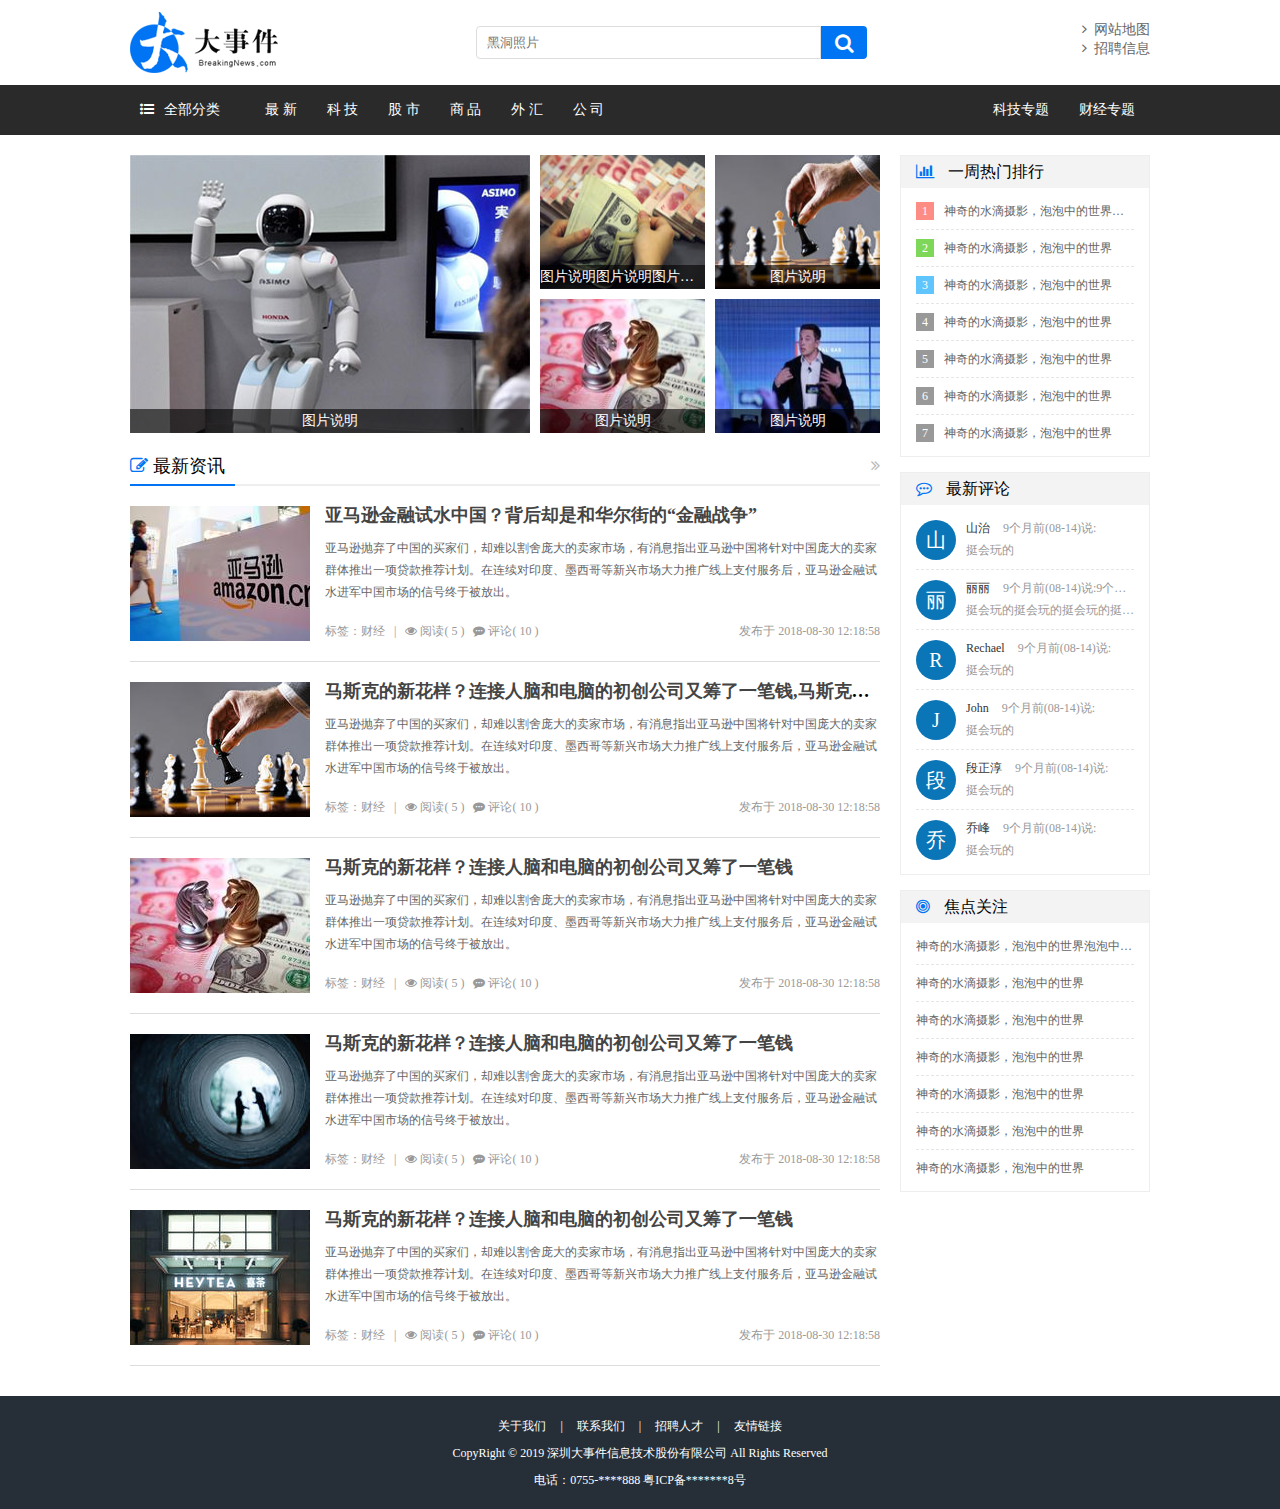
<file: index.html>
<!DOCTYPE html>
<html lang="en">

<head>
    <meta charset="UTF-8">
    <meta name="viewport" content="width=device-width, initial-scale=1.0">
    <meta http-equiv="X-UA-Compatible" content="ie=edge">
    <title>大事件-首页</title>
    <link rel="stylesheet" href="css/reset.css">
    <link rel="stylesheet" href="css/font-awesome.min.css">
    <link rel="stylesheet" href="css/main.css">
</head>

<body>
    <div class="header">
        <a href="#" class="logo fl"><img src="images/logo.png" alt="logo"></a>
        <div class="search_form fl">
            <input type="text" class="search_txt" placeholder="黑洞照片">
            <button class="search_btn"><i class="fa fa-search"></i></button>
        </div>
        <div class="link_info fr">
            <a href="#"><i class="fa fa-angle-right"></i>&nbsp;&nbsp;网站地图</a><br>
            <a href="#"><i class="fa fa-angle-right"></i>&nbsp;&nbsp;招聘信息</a>
        </div>
    </div>

    <div class="menu_con">
        <div class="menu">
            <div class="menu_collapse fl">
                <a href="javascript:;" class="level_one"><i class="fa fa-list-ul"></i>全部分类</a>
                <ul class="level_two">
                    <li class="up"></li>
                    <li><a href="./list.html">最 新</a></li>
                    <li><a href="./list.html">科 技</a></li>
                    <li><a href="./list.html">股 市</a></li>
                    <li><a href="./list.html">商 品</a></li>
                    <li><a href="./list.html">外 汇</a></li>
                    <li><a href="./list.html">公 司</a></li>
                </ul>
            </div>
            <ul class="left_menu fl">
                <li><a href="#">最 新</a></li>
                <li><a href="#">科 技</a></li>
                <li><a href="#">股 市</a></li>
                <li><a href="#">商 品</a></li>
                <li><a href="#">外 汇</a></li>
                <li><a href="#">公 司</a></li>
            </ul>
            <ul class="right_menu fr">
                <li><a href="#">科技专题</a></li>
                <li><a href="#">财经专题</a></li>
            </ul>
        </div>
    </div>

    <div class="main_con clearfix">
        <div class="left_con">
            <ul class="focus_list">
                <li class="first">
                    <a href="#"><img src="images/pic01.jpg" alt=""></a>
                    <p>图片说明</p>
                </li>
                <li>
                    <a href="#"><img src="images/pic02.jpg" alt=""></a>
                    <p>图片说明图片说明图片说明图片说明图片说明图片说明图片说明图片说明图片说明</p>
                </li>
                <li>
                    <a href="#"><img src="images/pic03.jpg" alt=""></a>
                    <p>图片说明</p>
                </li>
                <li>
                    <a href="#"><img src="images/pic05.jpg" alt=""></a>
                    <p>图片说明</p>
                </li>
                <li>
                    <a href="#"><img src="images/pic06.jpg" alt=""></a>
                    <p>图片说明</p>
                </li>
            </ul>

            <div class="common_title">
                <h3><i class="fa fa-edit"></i> 最新资讯</h3>
                <a href="#" class="more"><i class="fa fa-angle-double-right"></i></a>
            </div>

            <div class="common_news">
                <div class="common_news_list">
                    <a href="#" class="list_pic"><img src="images/pic09.jpg" alt=""></a>
                    <h4><a href="#">亚马逊金融试水中国？背后却是和华尔街的“金融战争” </a></h4>
                    <p>亚马逊抛弃了中国的买家们，却难以割舍庞大的卖家市场，有消息指出亚马逊中国将针对中国庞大的卖家群体推出一项贷款推荐计划。在连续对印度、墨西哥等新兴市场大力推广线上支付服务后，亚马逊金融试水进军中国市场的信号终于被放出。
                    </p>
                    <div class="new_info">
                        <span>标签：财经&nbsp;&nbsp;&nbsp;|&nbsp;&nbsp;&nbsp;<i class="fa fa-eye"></i>&nbsp;阅读( 5
                            )&nbsp;&nbsp;&nbsp;<i class="fa fa-commenting"></i>&nbsp;评论( 10 )</span>
                        <b>发布于 2018-08-30 12:18:58</b>
                    </div>
                </div>

                <div class="common_news_list">
                    <a href="#" class="list_pic"><img src="images/pic03.jpg" alt=""></a>
                    <h4><a href="#">马斯克的新花样？连接人脑和电脑的初创公司又筹了一笔钱,马斯克的新花样？连接人脑和电脑的初创公司又筹了一笔钱</a></h4>
                    <p>亚马逊抛弃了中国的买家们，却难以割舍庞大的卖家市场，有消息指出亚马逊中国将针对中国庞大的卖家群体推出一项贷款推荐计划。在连续对印度、墨西哥等新兴市场大力推广线上支付服务后，亚马逊金融试水进军中国市场的信号终于被放出。
                    </p>
                    <div class="new_info">
                        <span>标签：财经&nbsp;&nbsp;&nbsp;|&nbsp;&nbsp;&nbsp;<i class="fa fa-eye"></i>&nbsp;阅读( 5
                            )&nbsp;&nbsp;&nbsp;<i class="fa fa-commenting"></i>&nbsp;评论( 10 )</span>
                        <b>发布于 2018-08-30 12:18:58</b>
                    </div>
                </div>

                <div class="common_news_list">
                    <a href="#" class="list_pic"><img src="images/pic05.jpg" alt=""></a>
                    <h4><a href="#">马斯克的新花样？连接人脑和电脑的初创公司又筹了一笔钱</a></h4>
                    <p>亚马逊抛弃了中国的买家们，却难以割舍庞大的卖家市场，有消息指出亚马逊中国将针对中国庞大的卖家群体推出一项贷款推荐计划。在连续对印度、墨西哥等新兴市场大力推广线上支付服务后，亚马逊金融试水进军中国市场的信号终于被放出。
                    </p>
                    <div class="new_info">
                        <span>标签：财经&nbsp;&nbsp;&nbsp;|&nbsp;&nbsp;&nbsp;<i class="fa fa-eye"></i>&nbsp;阅读( 5
                            )&nbsp;&nbsp;&nbsp;<i class="fa fa-commenting"></i>&nbsp;评论( 10 )</span>
                        <b>发布于 2018-08-30 12:18:58</b>
                    </div>
                </div>

                <div class="common_news_list">
                    <a href="#" class="list_pic"><img src="images/pic07.jpg" alt=""></a>
                    <h4><a href="#">马斯克的新花样？连接人脑和电脑的初创公司又筹了一笔钱</a></h4>
                    <p>亚马逊抛弃了中国的买家们，却难以割舍庞大的卖家市场，有消息指出亚马逊中国将针对中国庞大的卖家群体推出一项贷款推荐计划。在连续对印度、墨西哥等新兴市场大力推广线上支付服务后，亚马逊金融试水进军中国市场的信号终于被放出。
                    </p>
                    <div class="new_info">
                        <span>标签：财经&nbsp;&nbsp;&nbsp;|&nbsp;&nbsp;&nbsp;<i class="fa fa-eye"></i>&nbsp;阅读( 5
                            )&nbsp;&nbsp;&nbsp;<i class="fa fa-commenting"></i>&nbsp;评论( 10 )</span>
                        <b>发布于 2018-08-30 12:18:58</b>
                    </div>
                </div>

                <div class="common_news_list">
                    <a href="#" class="list_pic"><img src="images/pic10.jpg" alt=""></a>
                    <h4><a href="#">马斯克的新花样？连接人脑和电脑的初创公司又筹了一笔钱</a></h4>
                    <p>亚马逊抛弃了中国的买家们，却难以割舍庞大的卖家市场，有消息指出亚马逊中国将针对中国庞大的卖家群体推出一项贷款推荐计划。在连续对印度、墨西哥等新兴市场大力推广线上支付服务后，亚马逊金融试水进军中国市场的信号终于被放出。
                    </p>
                    <div class="new_info">
                        <span>标签：财经&nbsp;&nbsp;&nbsp;|&nbsp;&nbsp;&nbsp;<i class="fa fa-eye"></i>&nbsp;阅读( 5
                            )&nbsp;&nbsp;&nbsp;<i class="fa fa-commenting"></i>&nbsp;评论( 10 )</span>
                        <b>发布于 2018-08-30 12:18:58</b>
                    </div>
                </div>
            </div>

        </div>
        <div class="right_con">
            <div class="common_wrap">
                <h3><i class="fa fa-bar-chart"></i> 一周热门排行</h3>
                <ul class="content_list hotrank_list">
                    <li><span class="first">1</span><a href="#">神奇的水滴摄影，泡泡中的世界泡泡中的世界</a></li>
                    <li><span class="second">2</span><a href="#">神奇的水滴摄影，泡泡中的世界</a></li>
                    <li><span class="third">3</span><a href="#">神奇的水滴摄影，泡泡中的世界</a></li>
                    <li><span>4</span><a href="#">神奇的水滴摄影，泡泡中的世界</a></li>
                    <li><span>5</span><a href="#">神奇的水滴摄影，泡泡中的世界</a></li>
                    <li><span>6</span><a href="#">神奇的水滴摄影，泡泡中的世界</a></li>
                    <li><span>7</span><a href="#">神奇的水滴摄影，泡泡中的世界</a></li>
                </ul>
            </div>
            <div class="common_wrap">
                <h3><i class="fa fa-commenting-o"></i> 最新评论</h3>
                <ul class="content_list comment_list">
                    <li>
                        <span>山</span>
                        <b><em>山治</em> 9个月前(08-14)说:</b>
                        <strong>挺会玩的</strong>
                    </li>
                    <li>
                        <span>丽</span>
                        <b><em>丽丽</em> 9个月前(08-14)说:9个月前(08-14)说:9个月前(08-14)说:</b>
                        <strong>挺会玩的挺会玩的挺会玩的挺会玩的</strong>
                    </li>
                    <li>
                        <span>R</span>
                        <b><em>Rechael</em> 9个月前(08-14)说:</b>
                        <strong>挺会玩的</strong>
                    </li>
                    <li>
                        <span>J</span>
                        <b><em>John</em> 9个月前(08-14)说:</b>
                        <strong>挺会玩的</strong>
                    </li>
                    <li>
                        <span>段</span>
                        <b><em>段正淳</em> 9个月前(08-14)说:</b>
                        <strong>挺会玩的</strong>
                    </li>
                    <li>
                        <span>乔</span>
                        <b><em>乔峰</em> 9个月前(08-14)说:</b>
                        <strong>挺会玩的</strong>
                    </li>
                </ul>
            </div>
            <div class="common_wrap">
                <h3><i class="fa fa-bullseye"></i> 焦点关注</h3>
                <ul class="content_list guanzhu_list">
                    <li><a href="#">神奇的水滴摄影，泡泡中的世界泡泡中的世界</a></li>
                    <li><a href="#">神奇的水滴摄影，泡泡中的世界</a></li>
                    <li><a href="#">神奇的水滴摄影，泡泡中的世界</a></li>
                    <li><a href="#">神奇的水滴摄影，泡泡中的世界</a></li>
                    <li><a href="#">神奇的水滴摄影，泡泡中的世界</a></li>
                    <li><a href="#">神奇的水滴摄影，泡泡中的世界</a></li>
                    <li><a href="#">神奇的水滴摄影，泡泡中的世界</a></li>
                </ul>
            </div>
        </div>
    </div>

    <div class="footer clearfix">
        <div class="foot_link">
            <a href="#">关于我们</a>
            <span>|</span>
            <a href="#">联系我们</a>
            <span>|</span>
            <a href="#">招聘人才</a>
            <span>|</span>
            <a href="#">友情链接</a>
        </div>
        <p>CopyRight © 2019 深圳大事件信息技术股份有限公司 All Rights Reserved</p>
        <p>电话：0755-****888 粤ICP备*******8号</p>
    </div>

    <!-- 导入模板引擎js文件 -->
    <script src="./js/template-web.js"></script>
    <!-- 引入jq文件 -->
    <script src="./js/jquery-1.12.4.min.js"></script>
</body>

</html>
</file>
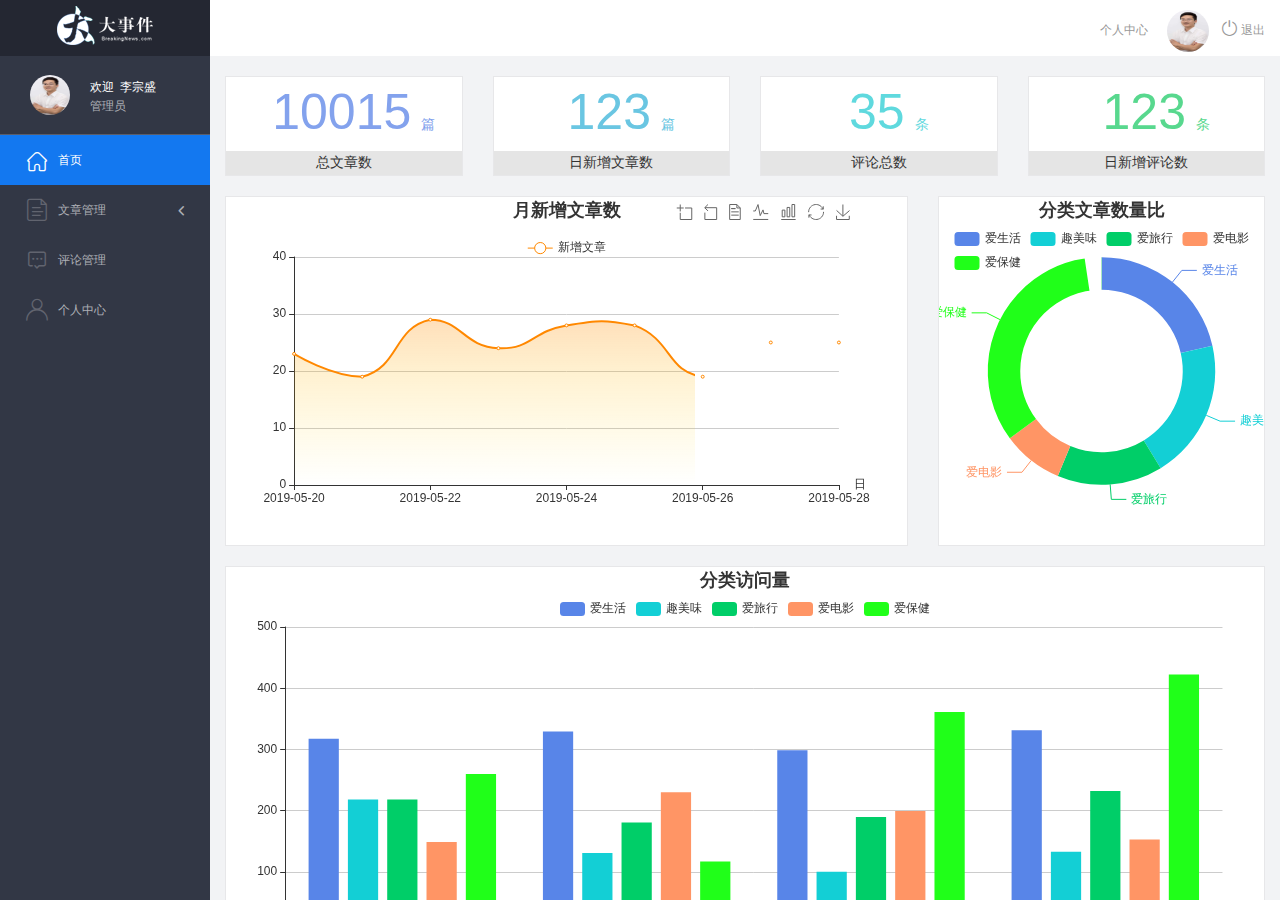
<file: admin/index.html>
<!DOCTYPE html>
<html lang="en">

<head>
    <meta charset="UTF-8" />
    <meta name="viewport" content="width=device-width, initial-scale=1.0" />
    <meta http-equiv="X-UA-Compatible" content="ie=edge" />
    <title>大事件-后台首页</title>
    <link rel="stylesheet" href="./libs/bootstrap/css/bootstrap.min.css" />
    <link rel="stylesheet" href="css/reset.css" />
    <link rel="stylesheet" href="css/iconfont.css" />
    <link rel="stylesheet" href="css/main.css" />
    <script src="./libs/jquery-1.12.4.min.js"></script>
    <!-- 导入bootstrap的js文件 -->
    <script src="./libs/bootstrap/js/bootstrap.min.js"></script>
</head>

<body>
    <div class="sider">
        <a href="#" class="logo"><img src="images/logo02.png" alt="logo" /></a>
        <div class="user_info">
            <img src="images/2.jpg" alt="person" />
            <span>欢迎&nbsp;&nbsp;李宗盛</span>
            <b>管理员</b>
        </div>
        <!-- 左侧导航栏 -->
        <div class="menu">
            <div class="level01 active">
                <a href="./main_count.html" target="myIframe"><i
                        class="iconfont icon-yidiandiantubiao04"></i><span>首页</span></a>
            </div>
            <div class="level01">
                <a href="#"><i class="iconfont icon-icon-article"></i><span>文章管理</span><b
                        class="iconfont icon-arrowdownl"></b></a>
            </div>
            <ul class="level02">
                <li>
                    <a href="./article_list.html" target="myIframe"><i
                            class="iconfont icon-previewright"></i><span>文章列表</span></a>
                </li>
                <li>
                    <a href="./article_release.html" target="myIframe"><i
                            class="iconfont icon-previewright"></i><span>发表文章</span></a>
                </li>
                <li>
                    <a href="./article_category.html" target="myIframe"><i
                            class="iconfont icon-previewright"></i><span>文章类别管理</span></a>
                </li>
            </ul>

            <div class="level01">
                <a href="./comment_list.html" target="myIframe"><i
                        class="iconfont icon-comment"></i><span>评论管理</span></a>
            </div>
            <div class="level01" id="user">
                <a href="./user.html" target="myIframe"><i class="iconfont icon-user"></i><span>个人中心</span></a>
            </div>
        </div>
        <!-- 顶部栏 -->
        <div class="header_bar">
            <div class="user_center_link">
                <a href="./user.html" target="myIframe">个人中心</a>
                <img src="images/2.jpg" alt="person" />
                <a href="javascript:void(0)" class="logout"><i class="iconfont icon-tuichu"></i> 退出</a>
            </div>
        </div>
        <!-- 右侧主体内容 -->
        <div class="main" id="main_body">
            <iframe src="./main_count.html" frameborder="0" name="myIframe" style="width: 100%; height: 100%;"></iframe>
        </div>
    </div>
    <script src="./libs/http.js"></script>
    <script>
        $(function () {
            // 获取用户信息详情
            $.ajax({
                url: bigNews.user_info,
                type: "get",
                dataType: "json",
                success: function (backData) {
                    console.log(backData);
                    $(".sider .user_info img").attr("src", backData.data.userPic);
                    $(".sider .user_info span").text(backData.data.nickname);
                    $(".header_bar img").attr("src", backData.data.userPic);
                },
            });
            // 点击退出按钮即可退出登录
            $(".user_center_link .logout").on("click", function () {
                if (confirm("确认退出吗？")) {
                    // 将token从本地存储中移除
                    localStorage.removeItem("token");
                    // 跳转到登录页面
                    window.location.href = "./login.html";
                }
            });

            // 给一级菜单点击事件
            $('.level01').on('click', function () {
                // 排他思想，自己高亮其他去色
                $(this).addClass('active').siblings().removeClass('active');
                if ($(this).index() == 1 ){
                    // 点击时,二级菜单展开就闭合,闭合就展开
                    $('.level02').slideToggle();
                    // 给右边小三角添加类时,当有类时移除,没类时添加
                    $('.menu .level01 b').toggleClass('rotate0');
                    // $('.level02 li:eq(0)').addClass('active');
                    // 让第一个二级菜单高亮
                    $('.level02 li:eq(0) a')[0].click();
                } else {
                    // 如果不是'文章管理'二级菜单要取消高亮
                    $('.level02 li').removeClass('active');
                }
            })
            // 二级菜单点击事件
            $('.level02 li').on('click', function () {
                // 当二级菜单点到,也需要将一级菜单的高亮移到文章管理这里来
                $('.level01:eq(1)').addClass('active').siblings().removeClass('active');
                // 颜色排他
                $(this).addClass('active').siblings().removeClass('active')
            })
        });
    </script>
</body>

</html>
</file>
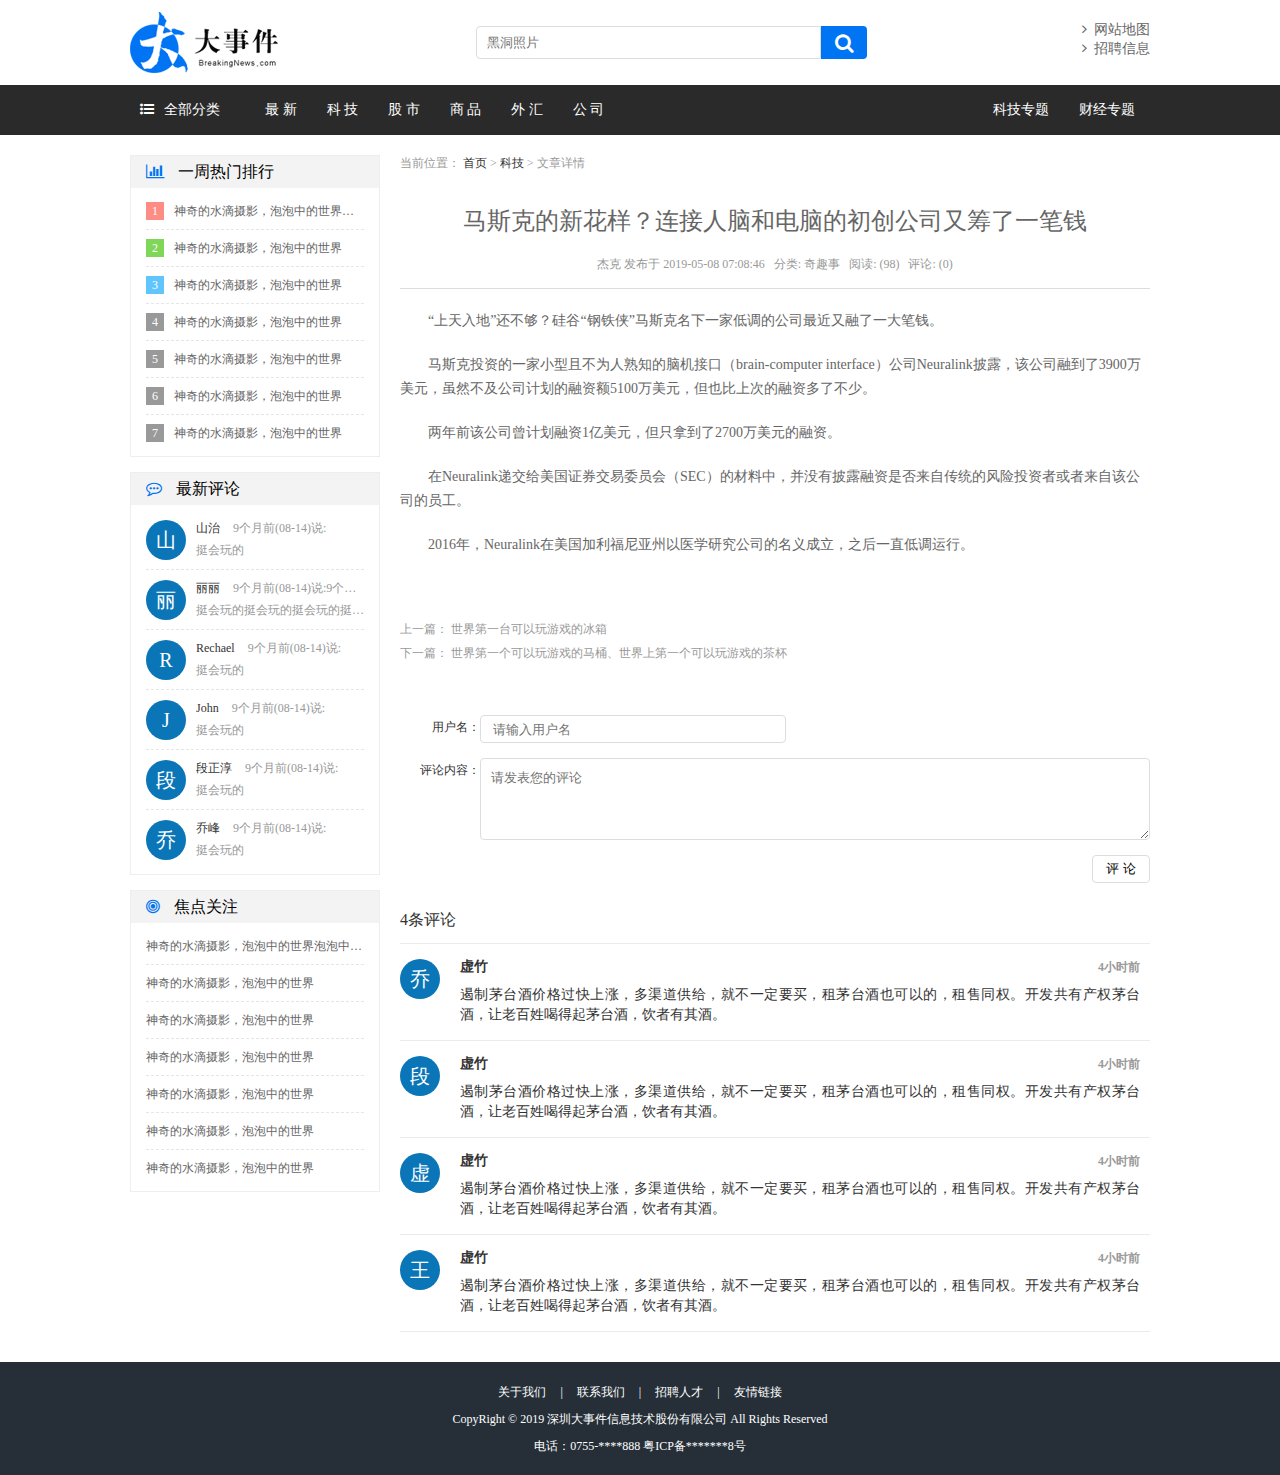
<file: article.html>
<!DOCTYPE html>
<html lang="en">

<head>
    <meta charset="UTF-8">
    <meta name="viewport" content="width=device-width, initial-scale=1.0">
    <meta http-equiv="X-UA-Compatible" content="ie=edge">
    <title>大事件-文章</title>
    <link rel="stylesheet" type="text/css" href="css/reset.css">
    <link rel="stylesheet" href="css/font-awesome.min.css">
    <link rel="stylesheet" type="text/css" href="css/main.css">
</head>

<body>
    <div class="header">
        <a href="#" class="logo fl"><img src="images/logo.png" alt="logo"></a>
        <div class="search_form fl">
            <input type="text" class="search_txt" placeholder="黑洞照片">
            <button class="search_btn"><i class="fa fa-search"></i></button>
        </div>
        <div class="link_info fr">
            <a href="#"><i class="fa fa-angle-right"></i>&nbsp;&nbsp;网站地图</a><br>
            <a href="#"><i class="fa fa-angle-right"></i>&nbsp;&nbsp;招聘信息</a>
        </div>
    </div>

    <div class="menu_con">
        <div class="menu">
            <div class="menu_collapse fl">
                <a href="javascript:;" class="level_one"><i class="fa fa-list-ul"></i>全部分类</a>
                <ul class="level_two">
                    <li class="up"></li>
                    <li><a href="#">最 新</a></li>
                    <li><a href="#">科 技</a></li>
                    <li><a href="#">股 市</a></li>
                    <li><a href="#">商 品</a></li>
                    <li><a href="#">外 汇</a></li>
                    <li><a href="#">公 司</a></li>
                </ul>
            </div>
            <ul class="left_menu fl">
                <li><a href="#">最 新</a></li>
                <li><a href="#">科 技</a></li>
                <li><a href="#">股 市</a></li>
                <li><a href="#">商 品</a></li>
                <li><a href="#">外 汇</a></li>
                <li><a href="#">公 司</a></li>
            </ul>
            <ul class="right_menu fr">
                <li><a href="#">科技专题</a></li>
                <li><a href="#">财经专题</a></li>
            </ul>
        </div>
    </div>

    <div class="main_con clearfix">
        <div class="left_con setfr">
            <div class="breadcrumb">
                当前位置： <a href="#">首页</a> &gt; <a href="#">科技</a> &gt; 文章详情
            </div>
            <h3 class="article_title">马斯克的新花样？连接人脑和电脑的初创公司又筹了一笔钱</h3>
            <div class="article_info">杰克 发布于 2019-05-08 07:08:46&nbsp;&nbsp;&nbsp;分类: 奇趣事&nbsp;&nbsp;&nbsp;阅读:
                (98)&nbsp;&nbsp;&nbsp;评论: (0)</div>
            <div class="article_con">

                <p>“上天入地”还不够？硅谷“钢铁侠”马斯克名下一家低调的公司最近又融了一大笔钱。</p>

                <p>马斯克投资的一家小型且不为人熟知的脑机接口（brain-computer
                    interface）公司Neuralink披露，该公司融到了3900万美元，虽然不及公司计划的融资额5100万美元，但也比上次的融资多了不少。</p>

                <p>两年前该公司曾计划融资1亿美元，但只拿到了2700万美元的融资。</p>

                <p>在Neuralink递交给美国证券交易委员会（SEC）的材料中，并没有披露融资是否来自传统的风险投资者或者来自该公司的员工。</p>

                <p>2016年，Neuralink在美国加利福尼亚州以医学研究公司的名义成立，之后一直低调运行。</p>

            </div>
            <div class="article_links">
                上一篇： <a href="#">世界第一台可以玩游戏的冰箱</a><br>
                下一篇： <a href="#">世界第一个可以玩游戏的马桶、世界上第一个可以玩游戏的茶杯</a>
            </div>

            <form action="" class="comment_form">
                <div class="form_group">
                    <label>用户名：</label>
                    <input type="text" placeholder="请输入用户名" class="comment_name">
                </div>
                <div class="form_group">
                    <label>评论内容：</label>
                    <textarea placeholder="请发表您的评论" class="comment_input"></textarea>
                </div>
                <div class="form_group">
                    <input type="submit" name="" value="评 论" class="comment_sub"></div>
            </form>

            <div class="comment_count">
                4条评论
            </div>

            <div class="comment_list_con">
                <div class="comment_detail_list">
                    <div class="person_pic fl">乔</div>
                    <div class="name_time fl"><b>虚竹</b><span>4小时前</span></div>
                    <div class="comment_text fl">
                        遏制茅台酒价格过快上涨，多渠道供给，就不一定要买，租茅台酒也可以的，租售同权。开发共有产权茅台酒，让老百姓喝得起茅台酒，饮者有其酒。
                    </div>
                </div>
                <div class="comment_detail_list">
                    <div class="person_pic fl">段</div>
                    <div class="name_time fl"><b>虚竹</b><span>4小时前</span></div>
                    <div class="comment_text fl">
                        遏制茅台酒价格过快上涨，多渠道供给，就不一定要买，租茅台酒也可以的，租售同权。开发共有产权茅台酒，让老百姓喝得起茅台酒，饮者有其酒。
                    </div>
                </div>
                <div class="comment_detail_list">
                    <div class="person_pic fl">虚</div>
                    <div class="name_time fl"><b>虚竹</b><span>4小时前</span></div>
                    <div class="comment_text fl">
                        遏制茅台酒价格过快上涨，多渠道供给，就不一定要买，租茅台酒也可以的，租售同权。开发共有产权茅台酒，让老百姓喝得起茅台酒，饮者有其酒。
                    </div>
                </div>
                <div class="comment_detail_list">
                    <div class="person_pic fl">王</div>
                    <div class="name_time fl"><b>虚竹</b><span>4小时前</span></div>
                    <div class="comment_text fl">
                        遏制茅台酒价格过快上涨，多渠道供给，就不一定要买，租茅台酒也可以的，租售同权。开发共有产权茅台酒，让老百姓喝得起茅台酒，饮者有其酒。
                    </div>
                </div>
            </div>
        </div>
        <div class="right_con setfl">
            <div class="common_wrap">
                <h3><i class="fa fa-bar-chart"></i> 一周热门排行</h3>
                <ul class="content_list">
                    <li><span class="first">1</span><a href="#">神奇的水滴摄影，泡泡中的世界泡泡中的世界</a></li>
                    <li><span class="second">2</span><a href="#">神奇的水滴摄影，泡泡中的世界</a></li>
                    <li><span class="third">3</span><a href="#">神奇的水滴摄影，泡泡中的世界</a></li>
                    <li><span>4</span><a href="#">神奇的水滴摄影，泡泡中的世界</a></li>
                    <li><span>5</span><a href="#">神奇的水滴摄影，泡泡中的世界</a></li>
                    <li><span>6</span><a href="#">神奇的水滴摄影，泡泡中的世界</a></li>
                    <li><span>7</span><a href="#">神奇的水滴摄影，泡泡中的世界</a></li>
                </ul>
            </div>
            <div class="common_wrap">
                <h3><i class="fa fa-commenting-o"></i> 最新评论</h3>
                <ul class="content_list comment_list">
                    <li>
                        <span>山</span>
                        <b><em>山治</em> 9个月前(08-14)说:</b>
                        <strong>挺会玩的</strong>
                    </li>
                    <li>
                        <span>丽</span>
                        <b><em>丽丽</em> 9个月前(08-14)说:9个月前(08-14)说:9个月前(08-14)说:</b>
                        <strong>挺会玩的挺会玩的挺会玩的挺会玩的</strong>
                    </li>
                    <li>
                        <span>R</span>
                        <b><em>Rechael</em> 9个月前(08-14)说:</b>
                        <strong>挺会玩的</strong>
                    </li>
                    <li>
                        <span>J</span>
                        <b><em>John</em> 9个月前(08-14)说:</b>
                        <strong>挺会玩的</strong>
                    </li>
                    <li>
                        <span>段</span>
                        <b><em>段正淳</em> 9个月前(08-14)说:</b>
                        <strong>挺会玩的</strong>
                    </li>
                    <li>
                        <span>乔</span>
                        <b><em>乔峰</em> 9个月前(08-14)说:</b>
                        <strong>挺会玩的</strong>
                    </li>
                </ul>
            </div>
            <div class="common_wrap">
                <h3><i class="fa fa-bullseye"></i> 焦点关注</h3>
                <ul class="content_list guanzhu_list">
                    <li><a href="#">神奇的水滴摄影，泡泡中的世界泡泡中的世界</a></li>
                    <li><a href="#">神奇的水滴摄影，泡泡中的世界</a></li>
                    <li><a href="#">神奇的水滴摄影，泡泡中的世界</a></li>
                    <li><a href="#">神奇的水滴摄影，泡泡中的世界</a></li>
                    <li><a href="#">神奇的水滴摄影，泡泡中的世界</a></li>
                    <li><a href="#">神奇的水滴摄影，泡泡中的世界</a></li>
                    <li><a href="#">神奇的水滴摄影，泡泡中的世界</a></li>
                </ul>
            </div>
        </div>
    </div>

    <div class="footer clearfix">
        <div class="foot_link">
            <a href="#">关于我们</a>
            <span>|</span>
            <a href="#">联系我们</a>
            <span>|</span>
            <a href="#">招聘人才</a>
            <span>|</span>
            <a href="#">友情链接</a>
        </div>
        <p>CopyRight © 2019 深圳大事件信息技术股份有限公司 All Rights Reserved</p>
        <p>电话：0755-****888 粤ICP备*******8号</p>
    </div>

    <!-- 引入模板引擎js文件 -->
    <script src="./js/template-web.js"></script>
    <script src="./js/jquery-1.12.4.min.js"></script>

</body>

</html>
</file>
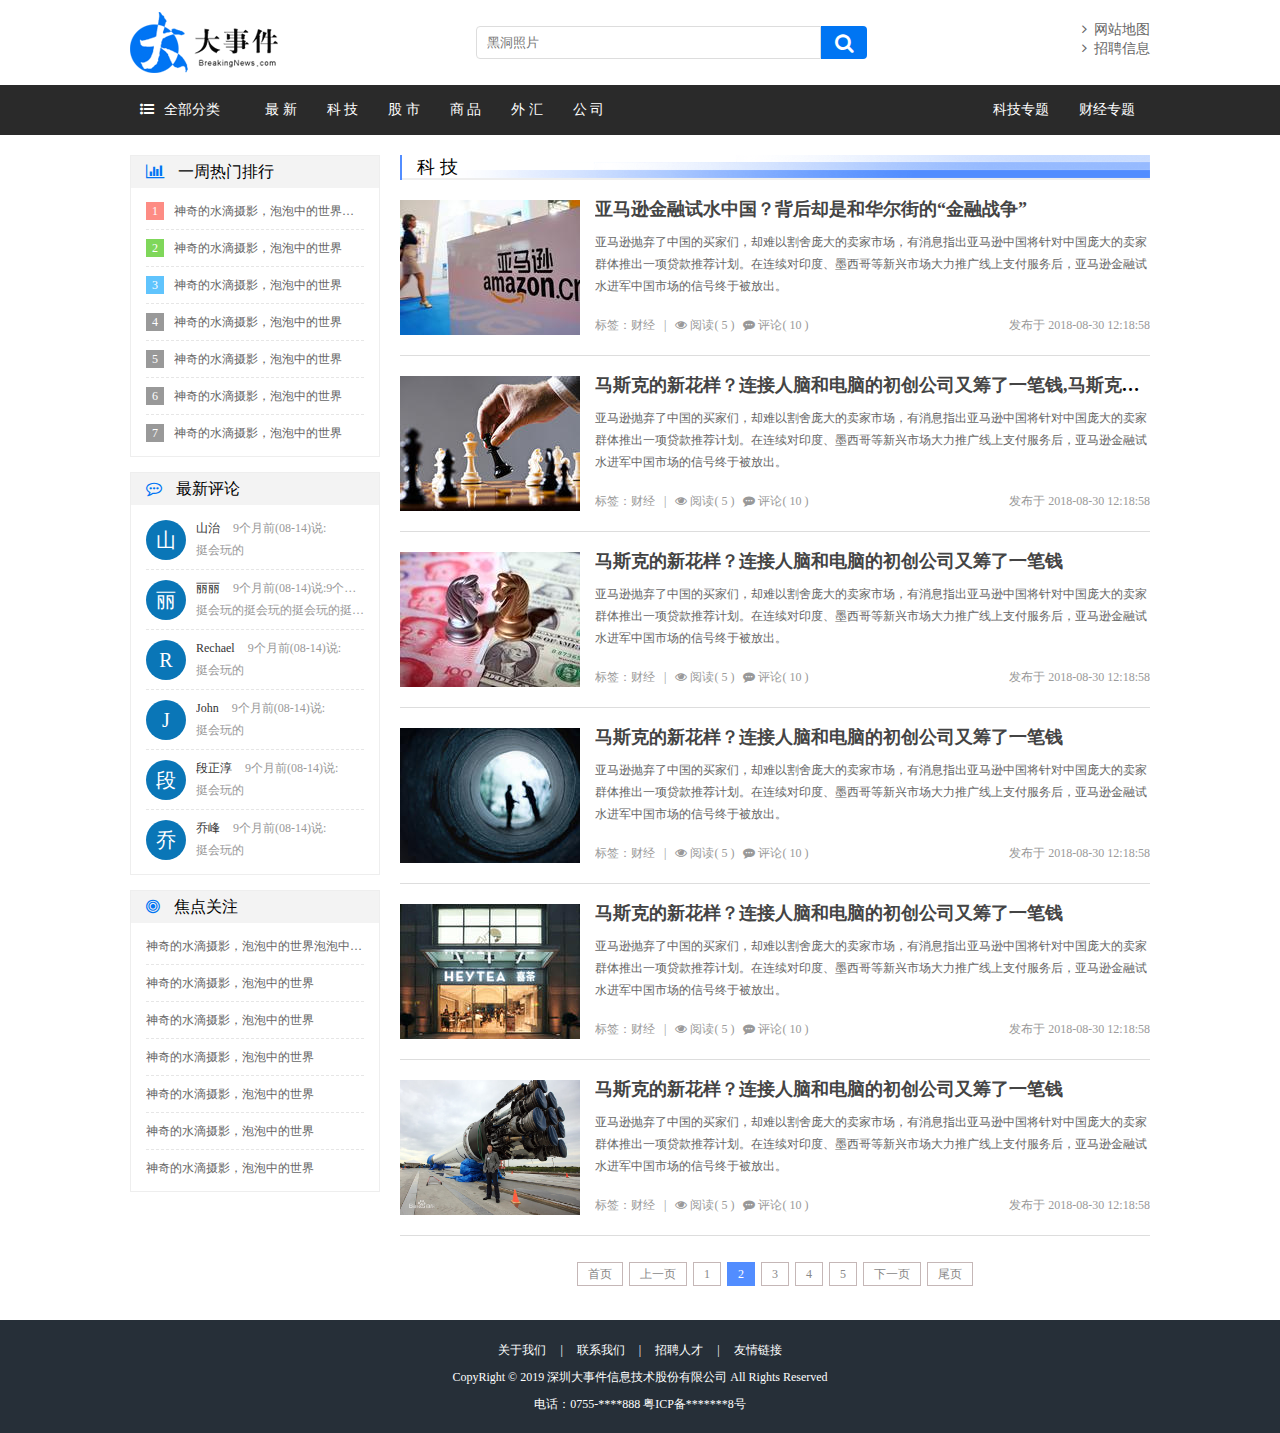
<file: list.html>
<!DOCTYPE html>
<html lang="en">

<head>
    <meta charset="UTF-8">
    <meta name="viewport" content="width=device-width, initial-scale=1.0">
    <meta http-equiv="X-UA-Compatible" content="ie=edge">
    <title>大事件-列表页</title>
    <link rel="stylesheet" type="text/css" href="css/reset.css">
    <link rel="stylesheet" href="css/font-awesome.min.css">
    <link rel="stylesheet" type="text/css" href="css/jquery.pagination.css">
    <link rel="stylesheet" type="text/css" href="css/main.css">
    <script type="text/javascript" src="js/jquery-1.12.4.min.js"></script>
    <script type="text/javascript" src="js/jquery.pagination.min.js"></script>
</head>

<body>
    <div class="header">
        <a href="#" class="logo fl"><img src="images/logo.png" alt="logo"></a>
        <div class="search_form fl">
            <input type="text" class="search_txt" placeholder="黑洞照片">
            <button class="search_btn"><i class="fa fa-search"></i></button>
        </div>
        <div class="link_info fr">
            <a href="#"><i class="fa fa-angle-right"></i>&nbsp;&nbsp;网站地图</a><br>
            <a href="#"><i class="fa fa-angle-right"></i>&nbsp;&nbsp;招聘信息</a>
        </div>
    </div>

    <div class="menu_con">
        <div class="menu">
            <div class="menu_collapse fl">
                <a href="javascript:;" class="level_one"><i class="fa fa-list-ul"></i>全部分类</a>
                <ul class="level_two">
                    <li class="up"></li>
                    <li><a href="#">最 新</a></li>
                    <li><a href="#">科 技</a></li>
                    <li><a href="#">股 市</a></li>
                    <li><a href="#">商 品</a></li>
                    <li><a href="#">外 汇</a></li>
                    <li><a href="#">公 司</a></li>
                </ul>
            </div>
            <ul class="left_menu fl">
                <li><a href="#">最 新</a></li>
                <li><a href="#">科 技</a></li>
                <li><a href="#">股 市</a></li>
                <li><a href="#">商 品</a></li>
                <li><a href="#">外 汇</a></li>
                <li><a href="#">公 司</a></li>
            </ul>
            <ul class="right_menu fr">
                <li><a href="#">科技专题</a></li>
                <li><a href="#">财经专题</a></li>
            </ul>
        </div>
    </div>

    <div class="main_con clearfix">
        <div class="left_con setfr">

            <div class="list_title">
                <h3>科 技</h3>
            </div>

            <div class="common_news_list">
                <a href="#" class="list_pic"><img src="images/pic09.jpg" alt=""></a>
                <h4><a href="#">亚马逊金融试水中国？背后却是和华尔街的“金融战争” </a></h4>
                <p>亚马逊抛弃了中国的买家们，却难以割舍庞大的卖家市场，有消息指出亚马逊中国将针对中国庞大的卖家群体推出一项贷款推荐计划。在连续对印度、墨西哥等新兴市场大力推广线上支付服务后，亚马逊金融试水进军中国市场的信号终于被放出。
                </p>
                <div class="new_info">
                    <span>标签：财经&nbsp;&nbsp;&nbsp;|&nbsp;&nbsp;&nbsp;<i class="fa fa-eye"></i>&nbsp;阅读( 5
                        )&nbsp;&nbsp;&nbsp;<i class="fa fa-commenting"></i>&nbsp;评论( 10 )</span>
                    <b>发布于 2018-08-30 12:18:58</b>
                </div>
            </div>

            <div class="common_news_list">
                <a href="#" class="list_pic"><img src="images/pic03.jpg" alt=""></a>
                <h4><a href="#">马斯克的新花样？连接人脑和电脑的初创公司又筹了一笔钱,马斯克的新花样？连接人脑和电脑的初创公司又筹了一笔钱</a></h4>
                <p>亚马逊抛弃了中国的买家们，却难以割舍庞大的卖家市场，有消息指出亚马逊中国将针对中国庞大的卖家群体推出一项贷款推荐计划。在连续对印度、墨西哥等新兴市场大力推广线上支付服务后，亚马逊金融试水进军中国市场的信号终于被放出。
                </p>
                <div class="new_info">
                    <span>标签：财经&nbsp;&nbsp;&nbsp;|&nbsp;&nbsp;&nbsp;<i class="fa fa-eye"></i>&nbsp;阅读( 5
                        )&nbsp;&nbsp;&nbsp;<i class="fa fa-commenting"></i>&nbsp;评论( 10 )</span>
                    <b>发布于 2018-08-30 12:18:58</b>
                </div>
            </div>

            <div class="common_news_list">
                <a href="#" class="list_pic"><img src="images/pic05.jpg" alt=""></a>
                <h4><a href="#">马斯克的新花样？连接人脑和电脑的初创公司又筹了一笔钱</a></h4>
                <p>亚马逊抛弃了中国的买家们，却难以割舍庞大的卖家市场，有消息指出亚马逊中国将针对中国庞大的卖家群体推出一项贷款推荐计划。在连续对印度、墨西哥等新兴市场大力推广线上支付服务后，亚马逊金融试水进军中国市场的信号终于被放出。
                </p>
                <div class="new_info">
                    <span>标签：财经&nbsp;&nbsp;&nbsp;|&nbsp;&nbsp;&nbsp;<i class="fa fa-eye"></i>&nbsp;阅读( 5
                        )&nbsp;&nbsp;&nbsp;<i class="fa fa-commenting"></i>&nbsp;评论( 10 )</span>
                    <b>发布于 2018-08-30 12:18:58</b>
                </div>
            </div>

            <div class="common_news_list">
                <a href="#" class="list_pic"><img src="images/pic07.jpg" alt=""></a>
                <h4><a href="#">马斯克的新花样？连接人脑和电脑的初创公司又筹了一笔钱</a></h4>
                <p>亚马逊抛弃了中国的买家们，却难以割舍庞大的卖家市场，有消息指出亚马逊中国将针对中国庞大的卖家群体推出一项贷款推荐计划。在连续对印度、墨西哥等新兴市场大力推广线上支付服务后，亚马逊金融试水进军中国市场的信号终于被放出。
                </p>
                <div class="new_info">
                    <span>标签：财经&nbsp;&nbsp;&nbsp;|&nbsp;&nbsp;&nbsp;<i class="fa fa-eye"></i>&nbsp;阅读( 5
                        )&nbsp;&nbsp;&nbsp;<i class="fa fa-commenting"></i>&nbsp;评论( 10 )</span>
                    <b>发布于 2018-08-30 12:18:58</b>
                </div>
            </div>

            <div class="common_news_list">
                <a href="#" class="list_pic"><img src="images/pic10.jpg" alt=""></a>
                <h4><a href="#">马斯克的新花样？连接人脑和电脑的初创公司又筹了一笔钱</a></h4>
                <p>亚马逊抛弃了中国的买家们，却难以割舍庞大的卖家市场，有消息指出亚马逊中国将针对中国庞大的卖家群体推出一项贷款推荐计划。在连续对印度、墨西哥等新兴市场大力推广线上支付服务后，亚马逊金融试水进军中国市场的信号终于被放出。
                </p>
                <div class="new_info">
                    <span>标签：财经&nbsp;&nbsp;&nbsp;|&nbsp;&nbsp;&nbsp;<i class="fa fa-eye"></i>&nbsp;阅读( 5
                        )&nbsp;&nbsp;&nbsp;<i class="fa fa-commenting"></i>&nbsp;评论( 10 )</span>
                    <b>发布于 2018-08-30 12:18:58</b>
                </div>
            </div>

            <div class="common_news_list">
                <a href="#" class="list_pic"><img src="images/pic04.jpg" alt=""></a>
                <h4><a href="#">马斯克的新花样？连接人脑和电脑的初创公司又筹了一笔钱</a></h4>
                <p>亚马逊抛弃了中国的买家们，却难以割舍庞大的卖家市场，有消息指出亚马逊中国将针对中国庞大的卖家群体推出一项贷款推荐计划。在连续对印度、墨西哥等新兴市场大力推广线上支付服务后，亚马逊金融试水进军中国市场的信号终于被放出。
                </p>
                <div class="new_info">
                    <span>标签：财经&nbsp;&nbsp;&nbsp;|&nbsp;&nbsp;&nbsp;<i class="fa fa-eye"></i>&nbsp;阅读( 5
                        )&nbsp;&nbsp;&nbsp;<i class="fa fa-commenting"></i>&nbsp;评论( 10 )</span>
                    <b>发布于 2018-08-30 12:18:58</b>
                </div>
            </div>

            <div id="pagination" class="page"></div>
            <script>
                $(function () {
                    $("#pagination").pagination({
                        currentPage: 2,
                        totalPage: 8,
                        callback: function (current) {
                            alert('ok!');
                        }
                    });
                });
            </script>

        </div>
        <div class="right_con setfl">
            <div class="common_wrap">
                <h3><i class="fa fa-bar-chart"></i> 一周热门排行</h3>
                <ul class="content_list">
                    <li><span class="first">1</span><a href="#">神奇的水滴摄影，泡泡中的世界泡泡中的世界</a></li>
                    <li><span class="second">2</span><a href="#">神奇的水滴摄影，泡泡中的世界</a></li>
                    <li><span class="third">3</span><a href="#">神奇的水滴摄影，泡泡中的世界</a></li>
                    <li><span>4</span><a href="#">神奇的水滴摄影，泡泡中的世界</a></li>
                    <li><span>5</span><a href="#">神奇的水滴摄影，泡泡中的世界</a></li>
                    <li><span>6</span><a href="#">神奇的水滴摄影，泡泡中的世界</a></li>
                    <li><span>7</span><a href="#">神奇的水滴摄影，泡泡中的世界</a></li>
                </ul>
            </div>
            <div class="common_wrap">
                <h3><i class="fa fa-commenting-o"></i> 最新评论</h3>
                <ul class="content_list comment_list">
                    <li>
                        <span>山</span>
                        <b><em>山治</em> 9个月前(08-14)说:</b>
                        <strong>挺会玩的</strong>
                    </li>
                    <li>
                        <span>丽</span>
                        <b><em>丽丽</em> 9个月前(08-14)说:9个月前(08-14)说:9个月前(08-14)说:</b>
                        <strong>挺会玩的挺会玩的挺会玩的挺会玩的</strong>
                    </li>
                    <li>
                        <span>R</span>
                        <b><em>Rechael</em> 9个月前(08-14)说:</b>
                        <strong>挺会玩的</strong>
                    </li>
                    <li>
                        <span>J</span>
                        <b><em>John</em> 9个月前(08-14)说:</b>
                        <strong>挺会玩的</strong>
                    </li>
                    <li>
                        <span>段</span>
                        <b><em>段正淳</em> 9个月前(08-14)说:</b>
                        <strong>挺会玩的</strong>
                    </li>
                    <li>
                        <span>乔</span>
                        <b><em>乔峰</em> 9个月前(08-14)说:</b>
                        <strong>挺会玩的</strong>
                    </li>
                </ul>
            </div>
            <div class="common_wrap">
                <h3><i class="fa fa-bullseye"></i> 焦点关注</h3>
                <ul class="content_list guanzhu_list">
                    <li><a href="#">神奇的水滴摄影，泡泡中的世界泡泡中的世界</a></li>
                    <li><a href="#">神奇的水滴摄影，泡泡中的世界</a></li>
                    <li><a href="#">神奇的水滴摄影，泡泡中的世界</a></li>
                    <li><a href="#">神奇的水滴摄影，泡泡中的世界</a></li>
                    <li><a href="#">神奇的水滴摄影，泡泡中的世界</a></li>
                    <li><a href="#">神奇的水滴摄影，泡泡中的世界</a></li>
                    <li><a href="#">神奇的水滴摄影，泡泡中的世界</a></li>
                </ul>
            </div>
        </div>
    </div>

    <div class="footer clearfix">
        <div class="foot_link">
            <a href="#">关于我们</a>
            <span>|</span>
            <a href="#">联系我们</a>
            <span>|</span>
            <a href="#">招聘人才</a>
            <span>|</span>
            <a href="#">友情链接</a>
        </div>
        <p>CopyRight © 2019 深圳大事件信息技术股份有限公司 All Rights Reserved</p>
        <p>电话：0755-****888 粤ICP备*******8号</p>
    </div>
    <!-- 导包template -->
    <script src="./js/template-web.js"></script>
</body>

</html>
</file>
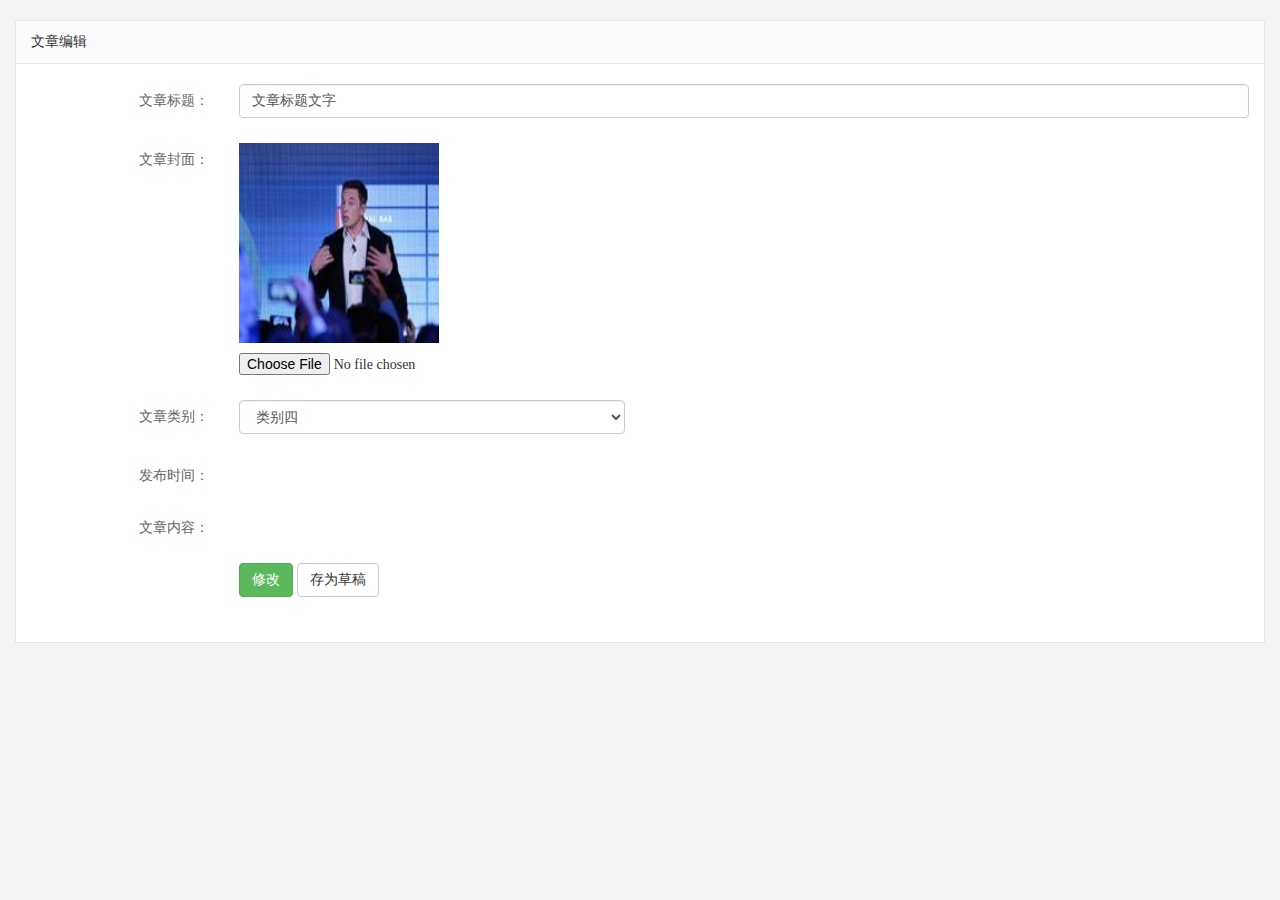
<file: admin/article_edit.html>
<!DOCTYPE html>
<html lang="en">

<head>
    <meta charset="UTF-8">
    <meta name="viewport" content="width=device-width, initial-scale=1.0">
    <meta http-equiv="X-UA-Compatible" content="ie=edge">
    <title>文章列表</title>
    <link rel="stylesheet" href="./libs/bootstrap/css/bootstrap.min.css">
    <link rel="stylesheet" href="css/reset.css">
    <link rel="stylesheet" href="css/iconfont.css">
    <link rel="stylesheet" href="css/main.css">
    <!-- jq -->
    <script src="./libs/jquery-1.12.4.min.js"></script>
    <!-- 模板引擎 -->
    <script src="./libs/template-web.js"></script>
</head>

<body>
    <div class="container-fluid">
        <div class="common_title">
            文章编辑
        </div>
        <div class="container-fluid common_con">
            <form class="form-horizontal article_form" id="form">
                <div class="form-group">
                    <label for="inputTitle" class="col-sm-2 control-label">文章标题：</label>
                    <div class="col-sm-10">
                        <input type="text" name="title" class="form-control title" id="inputTitle" value="文章标题文字">
                    </div>
                </div>
                <div class="form-group">
                    <label for="inputCover" class="col-sm-2 control-label">文章封面：</label>
                    <div class="col-sm-10">
                        <img src="images/pic06.jpg" class="article_cover">
                        <input name="cover" type="file" id="inputCover">
                    </div>
                </div>
                <div class="form-group">
                    <label for="inputCategory" class="col-sm-2 control-label">文章类别：</label>
                    <div class="col-sm-4">
                        <select class="form-control category" name="categoryId">
                            <option>类别一</option>
                            <option>类别二</option>
                            <option>类别三</option>
                            <option selected>类别四</option>
                            <option>类别五</option>
                        </select>
                    </div>
                </div>
                <div class="form-group">
                    <label class="col-sm-2 control-label">发布时间：</label>
                    <div class="col-sm-4">
                    </div>
                </div>
                <div class="form-group">
                    <label for="inputEmail3" class="col-sm-2 control-label">文章内容：</label>
                    <div class="col-sm-10">
                    </div>
                </div>
                <div class="form-group">
                    <div class="col-sm-offset-2 col-sm-10">
                        <button type="submit" class="btn btn-success btn-edit">修改</button>
                        <button type="submit" class="btn btn-default btn-draft">存为草稿</button>
                    </div>
                </div>
            </form>
        </div>
    </div>
</body>

</html>
</file>
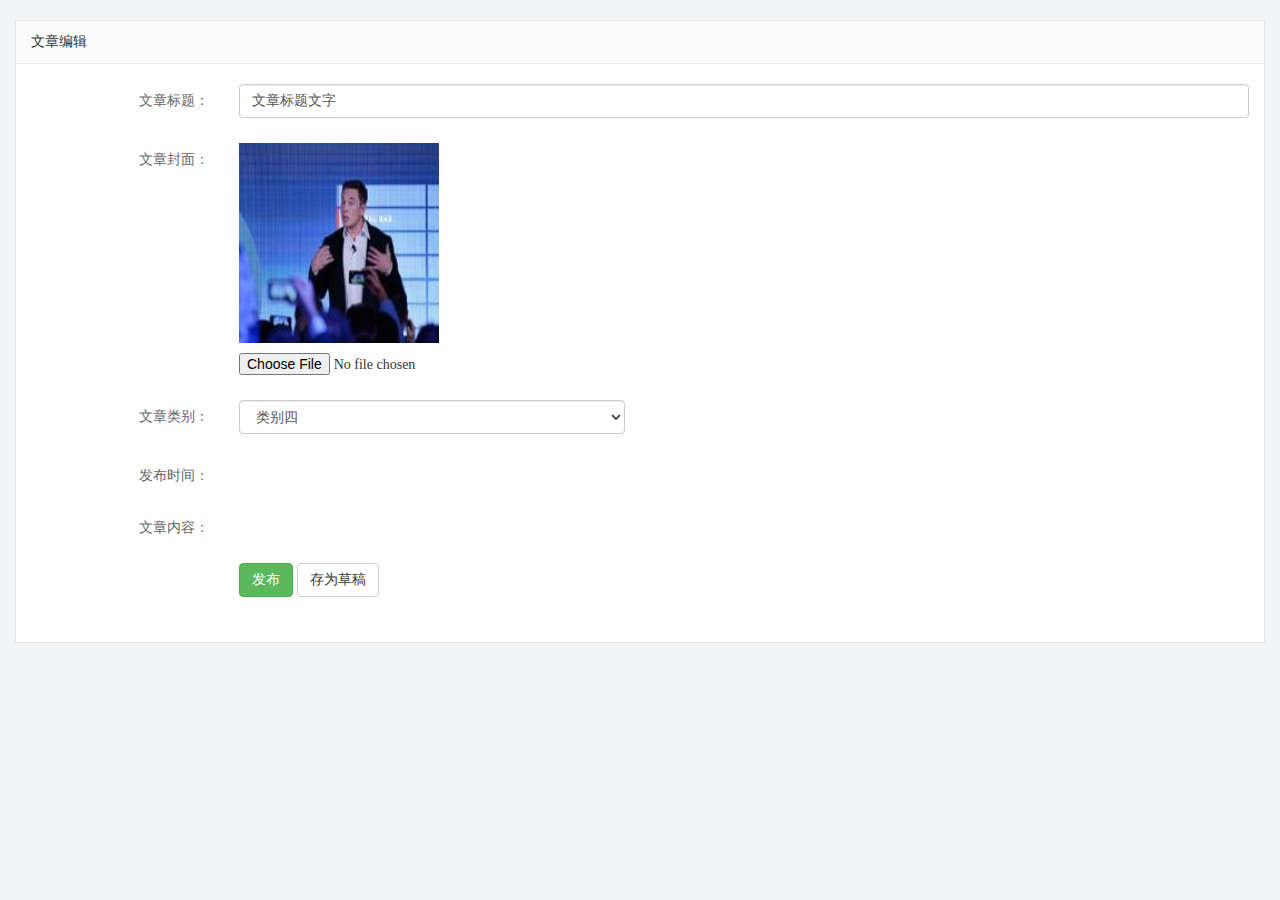
<file: admin/article_release.html>
<!DOCTYPE html>
<html lang="en">

<head>
    <meta charset="UTF-8">
    <meta name="viewport" content="width=device-width, initial-scale=1.0">
    <meta http-equiv="X-UA-Compatible" content="ie=edge">
    <title>文章列表</title>
    <link rel="stylesheet" href="./libs/bootstrap/css/bootstrap.min.css">
    <link rel="stylesheet" href="css/reset.css">
    <link rel="stylesheet" href="css/iconfont.css">
    <link rel="stylesheet" href="css/main.css">
    <!-- jq -->
    <script src="./libs/jquery-1.12.4.min.js"></script>
    <!-- 模板引擎 -->
    <script src="./libs/template-web.js"></script>
</head>

<body>
    <div class="container-fluid">
        <div class="common_title">
            文章编辑
        </div>
        <div class="container-fluid common_con">
            <form class="form-horizontal article_form" id="form">
                <div class="form-group">
                    <label for="inputTitle" class="col-sm-2 control-label">文章标题：</label>
                    <div class="col-sm-10">
                        <input type="text" name="title" class="form-control title" id="inputTitle" value="文章标题文字">
                    </div>
                </div>
                <div class="form-group">
                    <label for="inputCover" class="col-sm-2 control-label">文章封面：</label>
                    <div class="col-sm-10">
                        <img src="images/pic06.jpg" class="article_cover">
                        <input name="cover" type="file" id="inputCover">
                    </div>
                </div>
                <div class="form-group">
                    <label for="inputCategory" class="col-sm-2 control-label">文章类别：</label>
                    <div class="col-sm-4">
                        <select class="form-control category" name="categoryId">
                            <option>类别一</option>
                            <option>类别二</option>
                            <option>类别三</option>
                            <option selected>类别四</option>
                            <option>类别五</option>
                        </select>
                    </div>
                </div>
                <div class="form-group">
                    <label class="col-sm-2 control-label">发布时间：</label>
                    <div class="col-sm-4">
                    </div>
                </div>
                <div class="form-group">
                    <label for="inputEmail3" class="col-sm-2 control-label">文章内容：</label>
                    <div class="col-sm-10">
                    </div>
                </div>
                <div class="form-group">
                    <div class="col-sm-offset-2 col-sm-10">
                        <button type="submit" class="btn btn-success btn-release">发布</button>
                        <button type="submit" class="btn btn-default btn-draft">存为草稿</button>
                    </div>
                </div>
            </form>
        </div>
    </div>
</body>

</html>
</file>
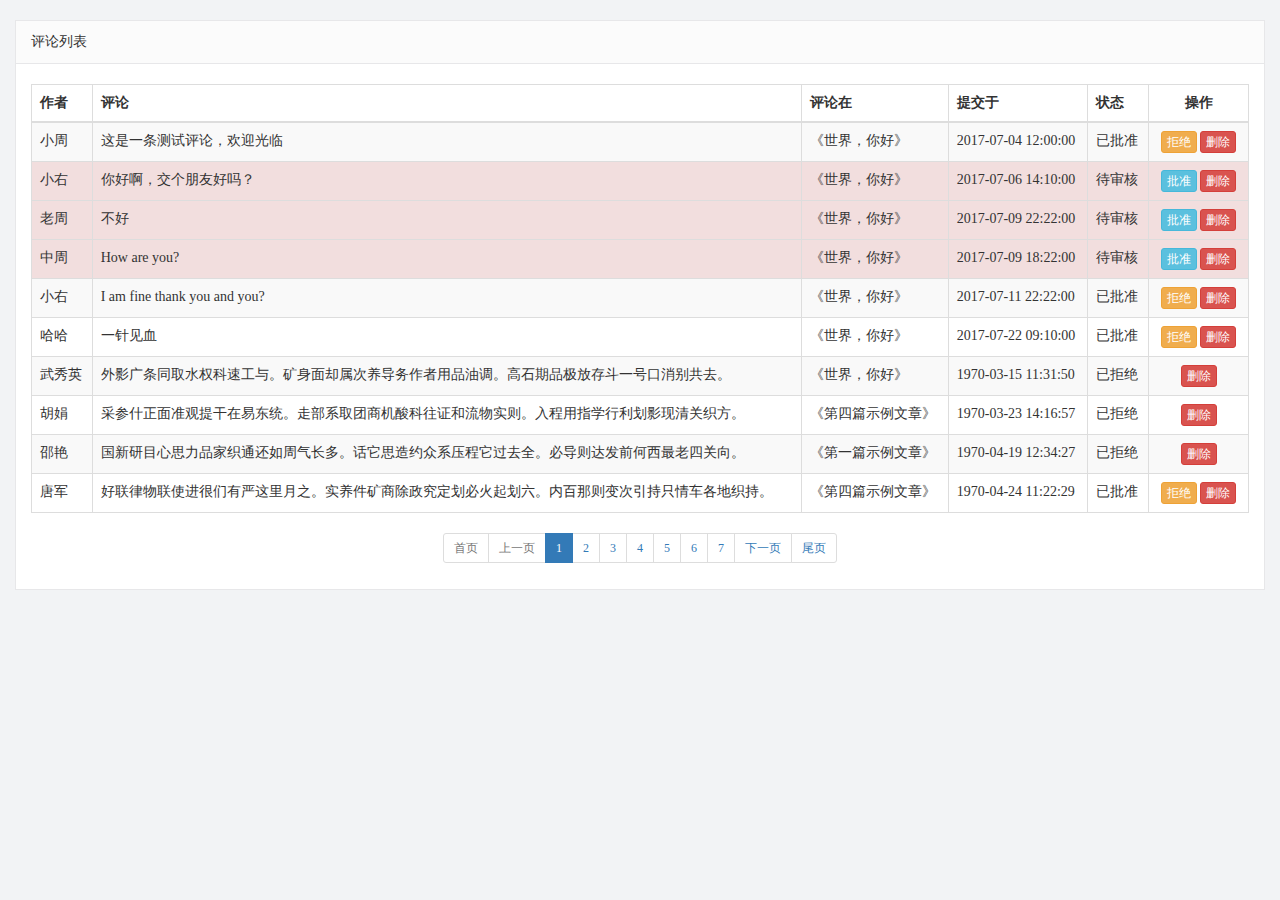
<file: admin/comment_list.html>
<!DOCTYPE html>
<html lang="en">

<head>
  <meta charset="UTF-8">
  <meta name="viewport" content="width=device-width, initial-scale=1.0">
  <meta http-equiv="X-UA-Compatible" content="ie=edge">
  <title>评论列表</title>
  <link rel="stylesheet" href="./libs/bootstrap/css/bootstrap.min.css">
  <link rel="stylesheet" href="css/reset.css">
  <link rel="stylesheet" href="css/iconfont.css">
  <link rel="stylesheet" href="css/main.css">
  <script src="./libs/jquery-1.12.4.min.js"></script>
  <script src="./libs/template-web.js"></script>
</head>

<body>
  <div class="container-fluid">
    <div class="common_title">
      评论列表
    </div>
    <div class="container-fluid common_con">
      <table class="table table-striped table-bordered table-hover mp20">
        <thead>
          <tr>
            <th>作者</th>
            <th>评论</th>
            <th>评论在</th>
            <th>提交于</th>
            <th>状态</th>
            <th class="text-center" width="100">操作</th>
          </tr>
        </thead>
        <tbody>
          <tr>
            <td>小周</td>
            <td>这是一条测试评论，欢迎光临</td>
            <td>《世界，你好》</td>
            <td>2017-07-04 12:00:00</td>
            <td>已批准</td>
            <td class="text-center">
              <a href="javascript:void(0);;" class="btn btn-warning btn-xs">拒绝</a>
              <a href="javascript:void(0);;" class="btn btn-danger btn-xs">删除</a>
            </td>
          </tr>
          <tr class="danger">
            <td>小右</td>
            <td>你好啊，交个朋友好吗？</td>
            <td>《世界，你好》</td>
            <td>2017-07-06 14:10:00</td>
            <td>待审核</td>
            <td class="text-center">
              <a href="javascript:void(0);;" class="btn btn-info btn-xs">批准</a>
              <a href="javascript:void(0);;" class="btn btn-danger btn-xs">删除</a>
            </td>
          </tr>
          <tr class="danger">
            <td>老周</td>
            <td>不好</td>
            <td>《世界，你好》</td>
            <td>2017-07-09 22:22:00</td>
            <td>待审核</td>
            <td class="text-center">
              <a href="javascript:void(0);;" class="btn btn-info btn-xs">批准</a>
              <a href="javascript:void(0);;" class="btn btn-danger btn-xs">删除</a>
            </td>
          </tr>
          <tr class="danger">
            <td>中周</td>
            <td>How are you?</td>
            <td>《世界，你好》</td>
            <td>2017-07-09 18:22:00</td>
            <td>待审核</td>
            <td class="text-center">
              <a href="javascript:void(0);;" class="btn btn-info btn-xs">批准</a>
              <a href="javascript:void(0);;" class="btn btn-danger btn-xs">删除</a>
            </td>
          </tr>
          <tr>
            <td>小右</td>
            <td>I am fine thank you and you?</td>
            <td>《世界，你好》</td>
            <td>2017-07-11 22:22:00</td>
            <td>已批准</td>
            <td class="text-center">
              <a href="javascript:void(0);;" class="btn btn-warning btn-xs">拒绝</a>
              <a href="javascript:void(0);;" class="btn btn-danger btn-xs">删除</a>
            </td>
          </tr>
          <tr>
            <td>哈哈</td>
            <td>一针见血</td>
            <td>《世界，你好》</td>
            <td>2017-07-22 09:10:00</td>
            <td>已批准</td>
            <td class="text-center">
              <a href="javascript:void(0);;" class="btn btn-warning btn-xs">拒绝</a>
              <a href="javascript:void(0);;" class="btn btn-danger btn-xs">删除</a>
            </td>
          </tr>
          <tr>
            <td>武秀英</td>
            <td>外影广条同取水权科速工与。矿身面却属次养导务作者用品油调。高石期品极放存斗一号口消别共去。</td>
            <td>《世界，你好》</td>
            <td>1970-03-15 11:31:50</td>
            <td>已拒绝</td>
            <td class="text-center">
              <a href="javascript:void(0);;" class="btn btn-danger btn-xs">删除</a>
            </td>
          </tr>
          <tr>
            <td>胡娟</td>
            <td>采参什正面准观提干在易东统。走部系取团商机酸科往证和流物实则。入程用指学行利划影现清关织方。</td>
            <td>《第四篇示例文章》</td>
            <td>1970-03-23 14:16:57</td>
            <td>已拒绝</td>
            <td class="text-center">
              <a href="javascript:void(0);;" class="btn btn-danger btn-xs">删除</a>
            </td>
          </tr>
          <tr>
            <td>邵艳</td>
            <td>国新研目心思力品家织通还如周气长多。话它思造约众系压程它过去全。必导则达发前何西最老四关向。</td>
            <td>《第一篇示例文章》</td>
            <td>1970-04-19 12:34:27</td>
            <td>已拒绝</td>
            <td class="text-center">
              <a href="javascript:editTr( 'trashed',10 );" class="btn btn-danger btn-xs">删除</a>
            </td>
          </tr>
          <tr>
            <td>唐军</td>
            <td>好联律物联使进很们有严这里月之。实养件矿商除政究定划必火起划六。内百那则变次引持只情车各地织持。</td>
            <td>《第四篇示例文章》</td>
            <td>1970-04-24 11:22:29</td>
            <td>已批准</td>
            <td class="text-center">
              <a href="javascript:editTr( 'rejected',11 );" class="btn btn-warning btn-xs">拒绝</a>
              <a href="javascript:editTr( 'trashed',11 );" class="btn btn-danger btn-xs">删除</a>
            </td>
          </tr>
        </tbody>
      </table>
      <div class="row text-center">
        <ul class="pagination pagination-sm">
          <li class="page-item first disabled"><a href="#" class="page-link">首页</a></li>
          <li class="page-item prev disabled"><a href="#" class="page-link">上一页</a></li>
          <li class="page-item active"><a href="#" class="page-link">1</a></li>
          <li class="page-item"><a href="#" class="page-link">2</a></li>
          <li class="page-item"><a href="#" class="page-link">3</a></li>
          <li class="page-item"><a href="#" class="page-link">4</a></li>
          <li class="page-item"><a href="#" class="page-link">5</a></li>
          <li class="page-item"><a href="#" class="page-link">6</a></li>
          <li class="page-item"><a href="#" class="page-link">7</a></li>
          <li class="page-item next"><a href="#" class="page-link">下一页</a></li>
          <li class="page-item last"><a href="#" class="page-link">尾页</a></li>
        </ul>
        <ul id="pagination" class="pagination-sm"></ul>
      </div>

    </div>
  </div>
</body>

</html>
</file>
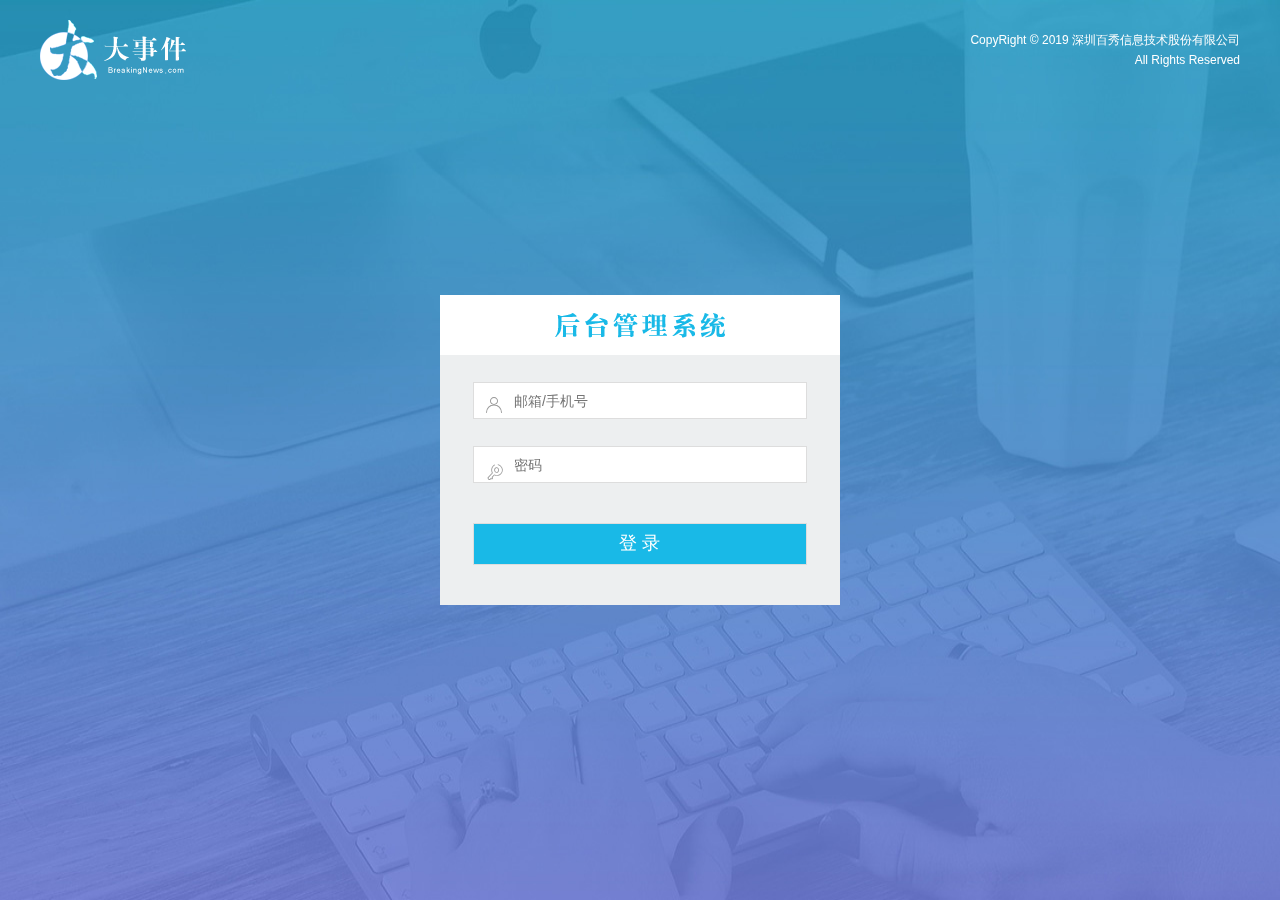
<file: admin/login.html>
<!DOCTYPE html>
<html lang="en">

<head>
  <meta charset="UTF-8" />
  <meta name="viewport" content="width=device-width, initial-scale=1.0" />
  <meta http-equiv="X-UA-Compatible" content="ie=edge" />
  <title>大事件-后台登录页</title>
  <link rel="stylesheet" type="text/css" href="css/reset.css" />
  <link rel="stylesheet" type="text/css" href="css/iconfont.css" />
  <link rel="stylesheet" type="text/css" href="css/main.css" />
  <!-- 引入bootstrap的css文件 -->
  <link rel="stylesheet" href="./libs/bootstrap/css/bootstrap.min.css" />
  <!-- 引入jq文件 -->
  <script src="./libs/jquery-1.12.4.min.js"></script>
  <!-- 引入bootstrap的js文件 -->
  <script src="./libs/bootstrap/js/bootstrap.min.js"></script>
</head>

<body>
  <div class="main_wrap">
    <div class="header">
      <a href="#" class="logo"><img src="images/logo.png" alt="" /></a>
      <div class="copyright">
        CopyRight © 2019 深圳百秀信息技术股份有限公司<br />All Rights Reserved
      </div>
    </div>

    <div class="login_form_con">
      <div class="login_title"></div>
      <form class="login_form">
        <i class="iconfont icon-user"></i>
        <i class="iconfont icon-key"></i>
        <input type="text" class="input_txt" placeholder="邮箱/手机号" />
        <input type="password" class="input_pass" placeholder="密码" />
        <input type="submit" class="input_sub" value="登 录" />
      </form>
    </div>
  </div>

 
  <div class="modal fade" tabindex="-1" role="dialog" id="myModal">
    <div class="modal-dialog" role="document">
      <div class="modal-content">
        <div class="modal-header">
          <button type="button" class="close" data-dismiss="modal" aria-label="Close"><span aria-hidden="true">&times;</span></button>
          <h4 class="modal-title">温馨提示</h4>
        </div>
        <div class="modal-body">
          <p>提示信息&hellip;</p>
        </div>
        <div class="modal-footer">
          <button type="button" class="btn btn-primary" data-dismiss="modal">确定</button>
        </div>
      </div><!-- /.modal-content -->
    </div><!-- /.modal-dialog -->
  </div><!-- /.modal -->
<script src="./libs/http.js"></script>
<script>
  // 入口函数
  $(function(){
    /* 思路： 
      1.阻止默认跳转
      2.获取用户名与密码
      3.非空判断（空着记得return）
      4.Ajax请求数据
      5.跳转到index页面
     */

    $('.input_sub').on('click',function(e){
      // 1.阻止默认跳转
      e.preventDefault();
      // 2.获取用户名与密码
      let userName=$('.input_txt').val().trim();
      let userPwd=$('.input_pass').val().trim();
      // 3.非空判断（空着记得return）
      if(userName.length==0||userPwd.length==0){
        // alert('用户名与密码不能为空')
        $('#myModal').modal()
        $('#myModal .modal-body>p').text('用户名与密码不能为空');
        return;
      }
      $.ajax({
        url:bigNews.user_login,
        type:'post',
        dataType:'json',
        data:{
          username:userName,
          password:userPwd
        },
        success:function(backData){
          console.log(backData);
          if(backData.code==200){
            window.localStorage.setItem('token',backData.token)
            // alert('登录成功')
            $('#myModal').modal()
            $('#myModal .modal-body>p').text('登录成功');
            $('#myModal').on('hidden.bs.modal', function () {
              window.location.href='./index.html';
            })
          }else{
            // alert(backData.msg)
            $('#myModal').modal()
            $('#myModal .modal-body>p').text(backData.msg);
            
          }
        }
        
      })
    })
  })
</script>
</body>

</html>
</file>
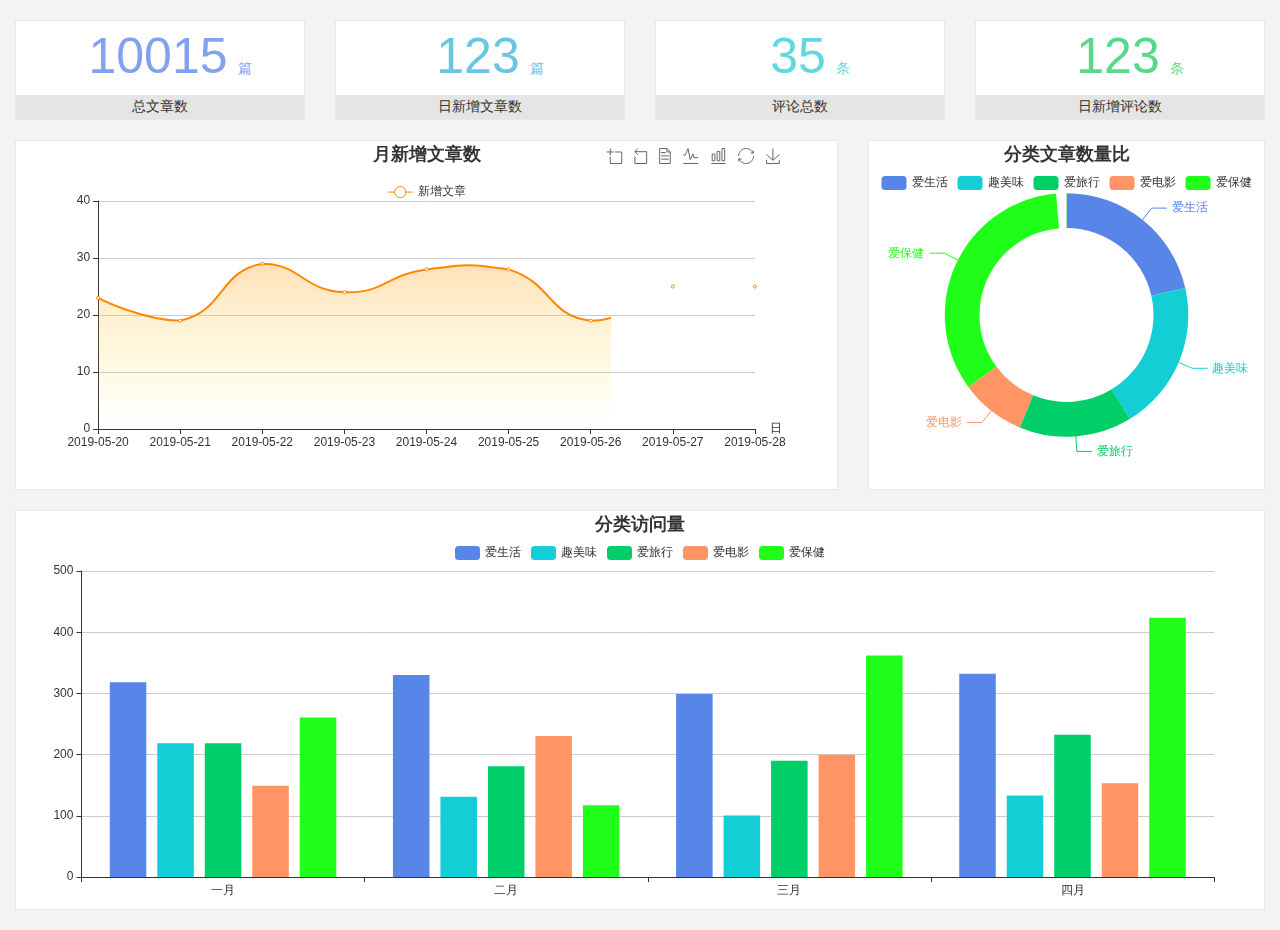
<file: admin/main_count.html>
<!DOCTYPE html>
<html lang="en">

<head>
    <meta charset="UTF-8">
    <meta name="viewport" content="width=device-width, initial-scale=1.0">
    <meta http-equiv="X-UA-Compatible" content="ie=edge">
    <title>图表统计</title>
    <link rel="stylesheet" href="./libs/bootstrap/css/bootstrap.min.css">
    <link rel="stylesheet" href="css/reset.css">
    <link rel="stylesheet" href="css/iconfont.css">
    <link rel="stylesheet" href="css/main.css">
    <script src="./libs/jquery-1.12.4.min.js"></script>
    <script type="text/javascript" src="./libs/echarts.js"></script>
</head>

<body>
    <div class="container-fluid">
        <div class="row spannel_list">
            <div class="col-sm-3 col-xs-6">
                <div class="spannel">
                    <em>10015</em><span>篇</span>
                    <b>总文章数</b>
                </div>
            </div>
            <div class="col-sm-3 col-xs-6">
                <div class="spannel scolor01">
                    <em>123</em><span>篇</span>
                    <b>日新增文章数</b>
                </div>
            </div>
            <div class="col-sm-3 col-xs-6">
                <div class="spannel scolor02">
                    <em>35</em><span>条</span>
                    <b>评论总数</b>
                </div>
            </div>
            <div class="col-sm-3 col-xs-6">
                <div class="spannel scolor03">
                    <em>123</em><span>条</span>
                    <b>日新增评论数</b>
                </div>
            </div>
        </div>
    </div>

    <div class="container-fluid">
        <div class="row curve-pie">
            <div class="col-lg-8 col-md-8">
                <div class="gragh_pannel" id="curve_show"></div>
            </div>
            <div class="col-lg-4 col-md-4">
                <div class="gragh_pannel" id="pie_show"></div>
            </div>
        </div>
    </div>

    <div class="container-fluid">
        <div class="column_pannel" id="column_show"></div>
    </div>


    <!-- 折线图 -->
    <script>
        var json = '{"code":200,"msg":"获取成功","date":[{"date":"2019-05-20","count":23},{"date":"2019-05-21","count":19},{"date":"2019-05-22","count":29},{"date":"2019-05-23","count":24},{"date":"2019-05-24","count":28},{"date":"2019-05-25","count":28},{"date":"2019-05-26","count":19},{"date":"2019-05-27","count":25},{"date":"2019-05-28","count":25}]}';
        var obj = JSON.parse(json);
        loadEchars(obj);

        function loadEchars(obj) {
            // 基于准备好的dom，初始化echarts实例
            var myChart = echarts.init(document.getElementById('curve_show'));

            var data = [];
            var date = [];
            for (var i = 0; i < obj.date.length; i++) {
                data.push(obj.date[i].count);
                date.push(obj.date[i].date);
            }

            option = {
                tooltip: {
                    trigger: 'axis',
                    position: function (pt) {
                        return [pt[0], '10%'];
                    }
                },
                title: {
                    left: 'center',
                    text: '月新增文章数',
                },

                xAxis: {
                    name: '日',
                    type: 'category',
                    boundaryGap: false,
                    data: date
                },
                legend: {
                    data: ['新增文章'],
                    top: '40'
                },
                toolbox: {
                    show: true,
                    feature: {
                        dataZoom: {
                            yAxisIndex: 'none'
                        },
                        dataView: { readOnly: false },
                        magicType: { type: ['line', 'bar'] },
                        restore: {},
                        saveAsImage: {}
                    },
                    right: 50
                },
                yAxis: {
                    type: 'value',
                    boundaryGap: [0, '100%']
                },
                series: [
                    {
                        name: '新增文章',
                        type: 'line',
                        smooth: true,
                        // symbol: 'none',
                        sampling: 'average',
                        itemStyle: {
                            color: '#f80'
                        },
                        areaStyle: {
                            color: new echarts.graphic.LinearGradient(0, 0, 0, 1, [{
                                offset: 0,
                                color: 'rgba(255,136,0,0.39)'
                            }, {
                                offset: .34,
                                color: 'rgba(255,180,0,0.25)'
                            },
                            {
                                offset: 1,
                                color: 'rgba(255,222,0,0.00)'
                            }])
                        },
                        data: data
                    }
                ],
            }
            // 使用刚指定的配置项和数据显示图表。
            myChart.setOption(option);
        }
    </script>

    <!-- 环形图 -->
    <script>
        // 基于准备好的dom，初始化echarts实例
        var myChart1 = echarts.init(document.getElementById('pie_show'));

        option1 = {
            title: {
                left: 'center',
                text: '分类文章数量比',
            },
            tooltip: {
                trigger: 'item',
                formatter: "{a} <br/>{b}: {c} ({d}%)"
            },
            legend: {
                orient: 'horizontal',
                x: 'center',
                data: ['爱生活', '趣美味', '爱旅行', '爱电影', '爱保健'],
                top: 30
            },
            color: ['#5885e8', '#13cfd5', '#00ce68', '#ff9565', '#20ff19'],
            series: [
                {
                    name: '分类名称',
                    type: 'pie',
                    radius: ['50%', '70%'],
                    avoidLabelOverlap: false,
                    label: {
                        emphasis: {
                            show: true,
                            textStyle: {
                                fontSize: '30',
                                fontWeight: 'bold'
                            }
                        }
                    },
                    data: [
                        { value: 335, name: '爱生活' },
                        { value: 310, name: '趣美味' },
                        { value: 234, name: '爱旅行' },
                        { value: 135, name: '爱电影' },
                        { value: 548, name: '爱保健' }
                    ]
                }
            ]
        };
        // 使用刚指定的配置项和数据显示图表。
        myChart1.setOption(option1);
    </script>
    <!-- 柱状图 -->
    <script>
        // 基于准备好的dom，初始化echarts实例
        var myChart2 = echarts.init(document.getElementById('column_show'));

        option2 = {
            title: {
                left: 'center',
                text: '分类访问量',
            },
            tooltip: {
                trigger: 'axis',
                axisPointer: {            // 坐标轴指示器，坐标轴触发有效
                    type: 'line'        // 默认为直线，可选为：'line' | 'shadow'
                },
                
            },
            legend: {
                data: ['爱生活', '趣美味', '爱旅行', '爱电影', '爱保健'],
                top:30
            },
            grid: {
                left: '3%',
                right: '4%',
                bottom: '3%',
                containLabel: true
            },
            xAxis: [
                {
                    type: 'category',
                    data: ['一月', '二月', '三月', '四月']
                }
            ],
            yAxis: [
                {
                    type: 'value'
                }
            ],
            color: ['#5885e8', '#13cfd5', '#00ce68', '#ff9565', '#20ff19'],
            series: [
                {
                    name: '爱生活',
                    type: 'bar',
                    data: [320, 332, 301, 334]
                },
                {
                    name: '趣美味',
                    type: 'bar',
                    data: [220, 132, 101, 134]
                },
                {
                    name: '爱旅行',
                    type: 'bar',
                    data: [220, 182, 191, 234]
                },
                {
                    name: '爱电影',
                    type: 'bar',
                    data: [150, 232, 201, 154]
                },
                {
                    name: '爱保健',
                    type: 'bar',
                    data: [262, 118, 364, 426],
                },

            ]
        };


        // 使用刚指定的配置项和数据显示图表。
        myChart2.setOption(option2);
    </script>
</body>

</html>
</file>
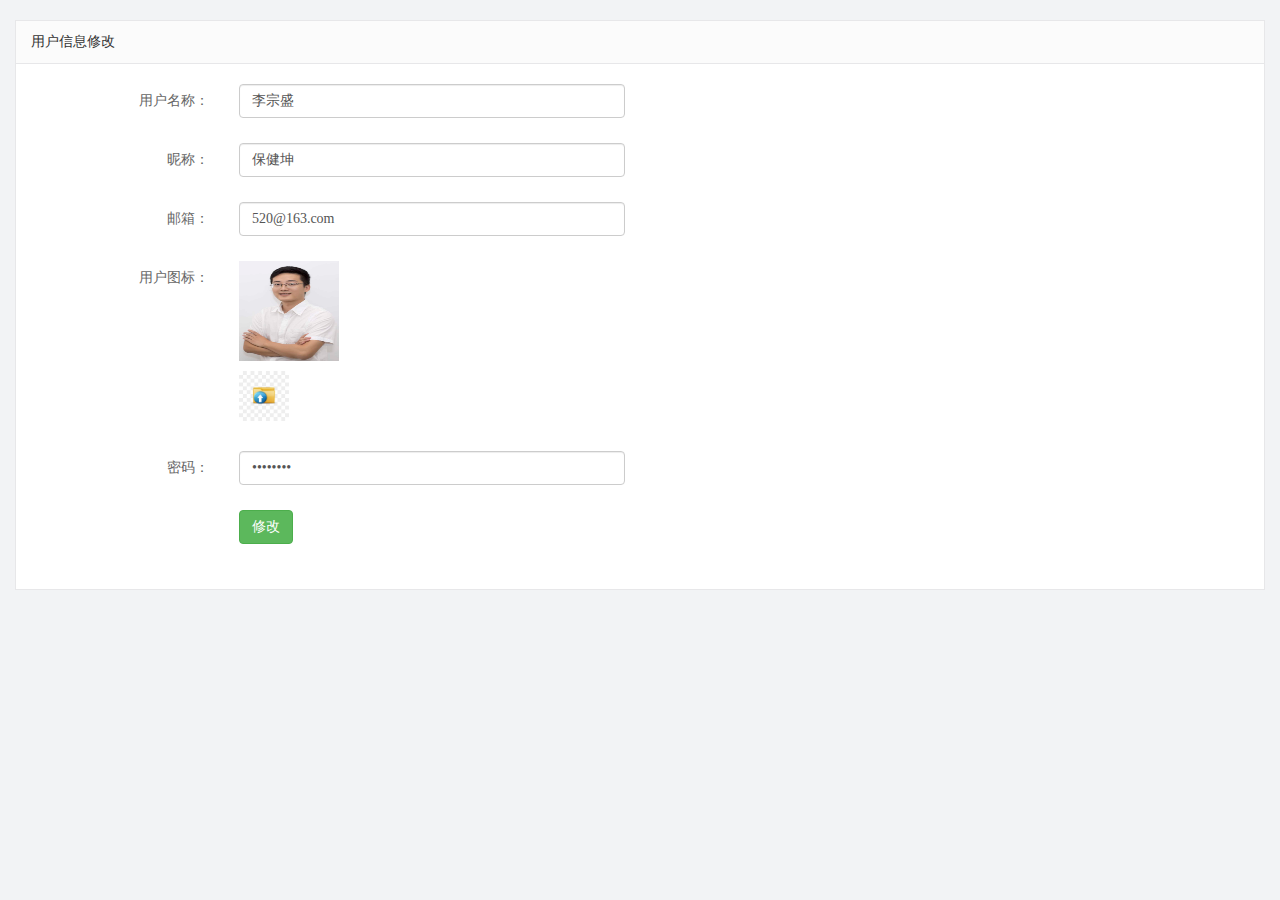
<file: admin/user.html>
<!DOCTYPE html>
<html lang="en">

<head>
    <meta charset="UTF-8">
    <meta name="viewport" content="width=device-width, initial-scale=1.0">
    <meta http-equiv="X-UA-Compatible" content="ie=edge">
    <title>文章列表</title>
    <link rel="stylesheet" href="./libs/bootstrap/css/bootstrap.min.css">
    <link rel="stylesheet" href="css/reset.css">
    <link rel="stylesheet" href="css/iconfont.css">
    <link rel="stylesheet" href="css/main.css">
    <script src="./libs/jquery-1.12.4.min.js"></script>

</head>

<body>
    <div class="container-fluid">
        <div class="common_title">
            用户信息修改
        </div>
        <div class="container-fluid common_con">
            <form class="form-horizontal article_form" id="form">
                <div class="form-group">
                    <label for="inputEmail1" class="col-sm-2 control-label">用户名称：</label>
                    <div class="col-sm-4">
                        <input type="text" name="username" class="form-control username" id="inputEmail1" value="李宗盛">
                    </div>
                </div>
                <div class="form-group">
                    <label for="inputEmail2" class="col-sm-2 control-label">昵称：</label>
                    <div class="col-sm-4">
                        <input type="text" name="nickname" class="form-control nickname" id="inputEmail2" value="保健坤">
                    </div>
                </div>
                <div class="form-group">
                    <label for="inputEmail3" class="col-sm-2 control-label">邮箱：</label>
                    <div class="col-sm-4">
                        <input type="text" name="email" class="form-control email" id="inputEmail3" value="520@163.com">
                    </div>
                </div>

                <div class="form-group">
                    <label for="inputPassword3" class="col-sm-2 control-label">用户图标：</label>
                    <div class="col-sm-10">
                        <img src="images/2.jpg" alt="" class="user_pic">
                        <input style="display: none" name="userPic" type="file" id="exampleInputFile">
                        <!-- 给label标签的for属性赋值,值是input标签的id,那这样的话点击label就相当于点击了input -->
                        <br>
                        <label for="exampleInputFile">
                            <img src="./images/uploads_icon.jpg" style="height: 50px;" alt="">
                        </label>
                    </div>
                </div>

                <div class="form-group">
                    <label for="inputEmail4" class="col-sm-2 control-label">密码：</label>
                    <div class="col-sm-4">
                        <input type="password" name="password" class="form-control password" id="inputEmail4"
                            value="12345678">
                    </div>
                </div>
                <div class="form-group">
                    <div class="col-sm-offset-2 col-sm-10">
                        <button type="submit" class="btn btn-success btn-edit">修改</button>
                    </div>
                </div>
            </form>
        </div>
    </div>



    <script src="./libs/http.js"></script>
    <script>
        $(function () {
            // 获取用户详情
            $.ajax({
                url: bigNews.user_detail,
                type: 'get',
                dataType: 'json',
                success: function (backData) {
                    console.log(backData);
                    // 通过遍历对象来设置表单元素value值
                    for (let key in backData.data) {
                        $('.' + key).val(backData.data[key])
                    }

                    // $('.username').val(backData.data.username);
                    // $('.nickname').val(backData.data.nickname);
                    // $('.email').val(backData.data.email);
                    // $('.password').val(backData.data.password);
                    $('.user_pic').attr('src', backData.data.userPic)

                }
            })
            // 文件预览
            $('#exampleInputFile').on('change',function(){
                console.log(this.files);//存储图片信息的属性,Dom元素的表单文件files属性
                // 获取用户选择的文件
                let file=this.files[0];
                // 将二进制图片转换为url路径
                let url=URL.createObjectURL(file);
                // 将url路径作为img标签src路径
                $('.user_pic').attr('src',url)
            })
            // 文件上传
            $('.btn-edit').on('click',function(e){
                // 阻止默认跳转
                e.preventDefault();
                // 获取表单参数,固定语法
                let fd=new FormData($('#form')[0])//要表单的Don元素状态才调用
                // ajax发送修改的请求
                $.ajax({
                    url:bigNews.user_edit,
                    type:'post',
                    dataType:'json',
                    data:fd,
                    // 取消发送默认请求头
                    contentType:false,
                    // 取消自动拼接参数
                    processData:false,
                    success:function(backData){
                        console.log(backData);
                        alert('修改成功!')
                        if(backData.code==200){
                            window.parent.location.href='./index.html'
                        }

                    }
                })
            })
            
        })
    </script>
</body>

</html>
</file>
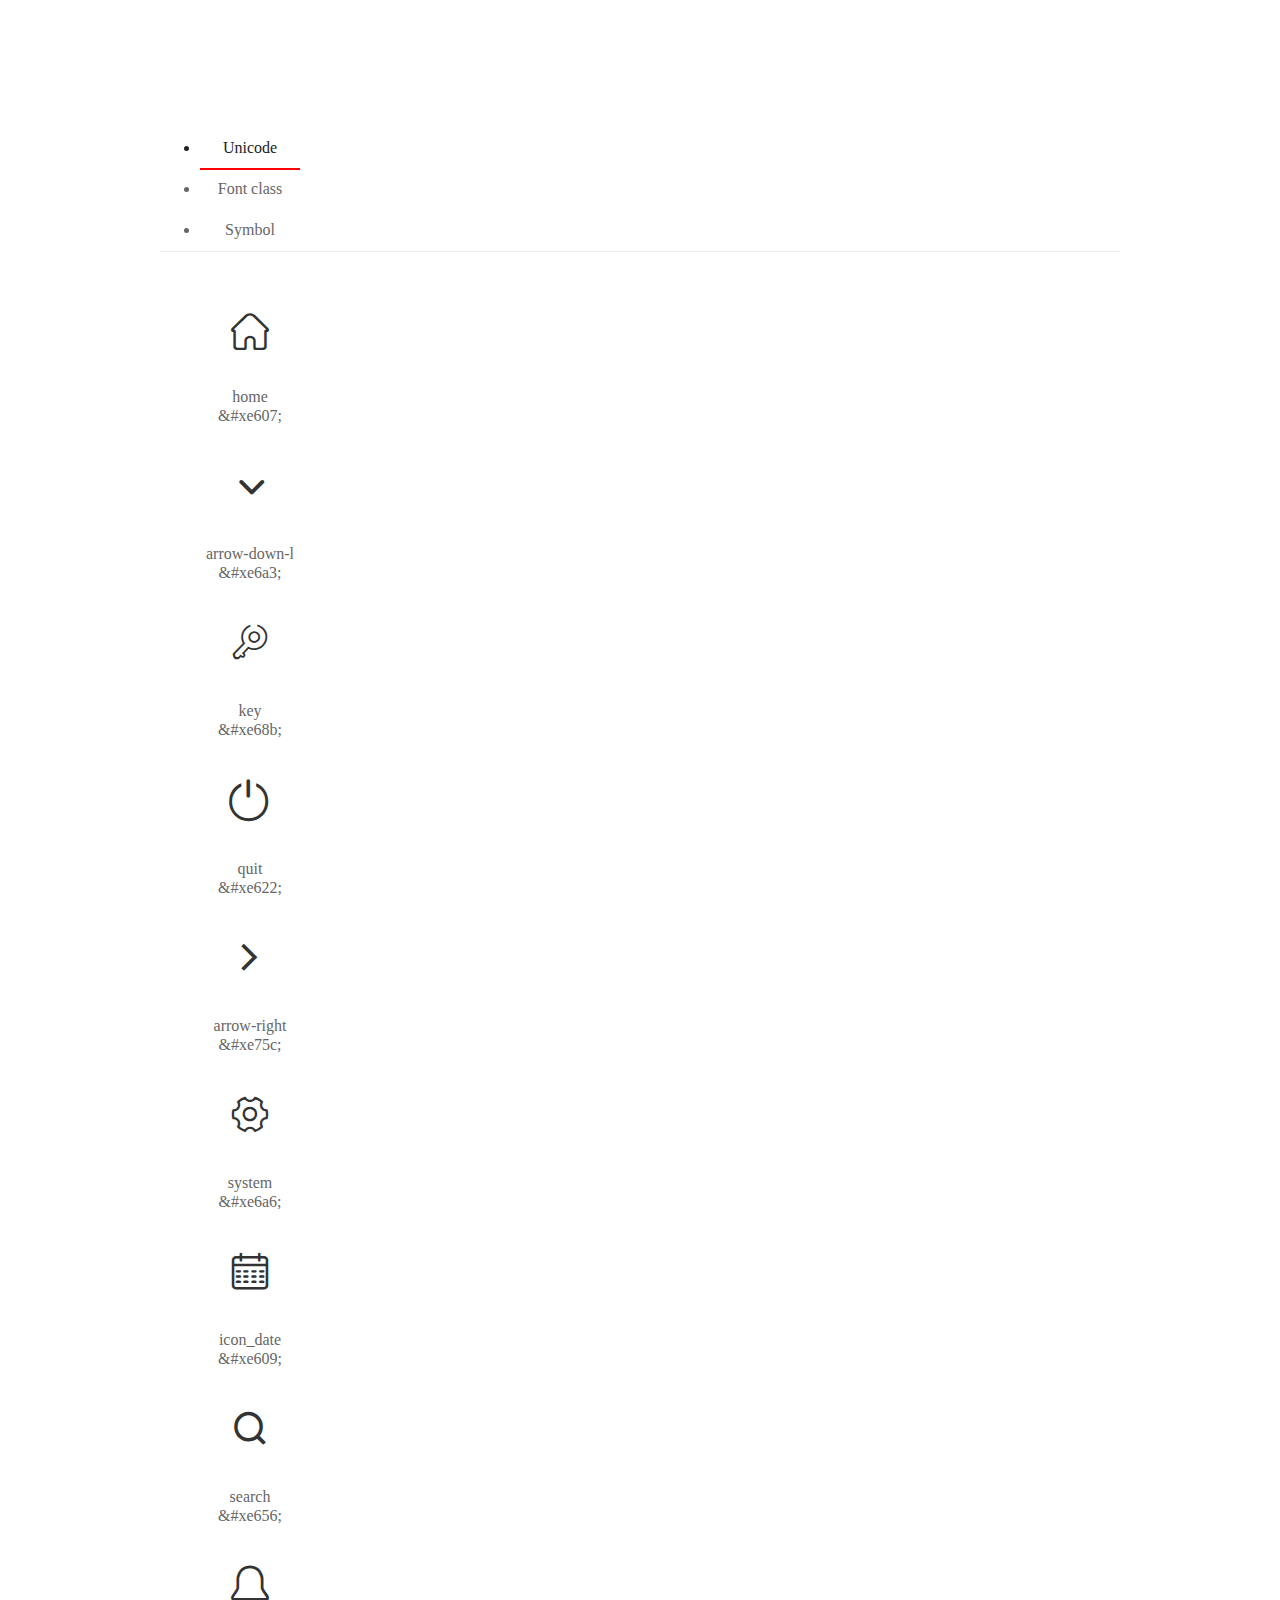
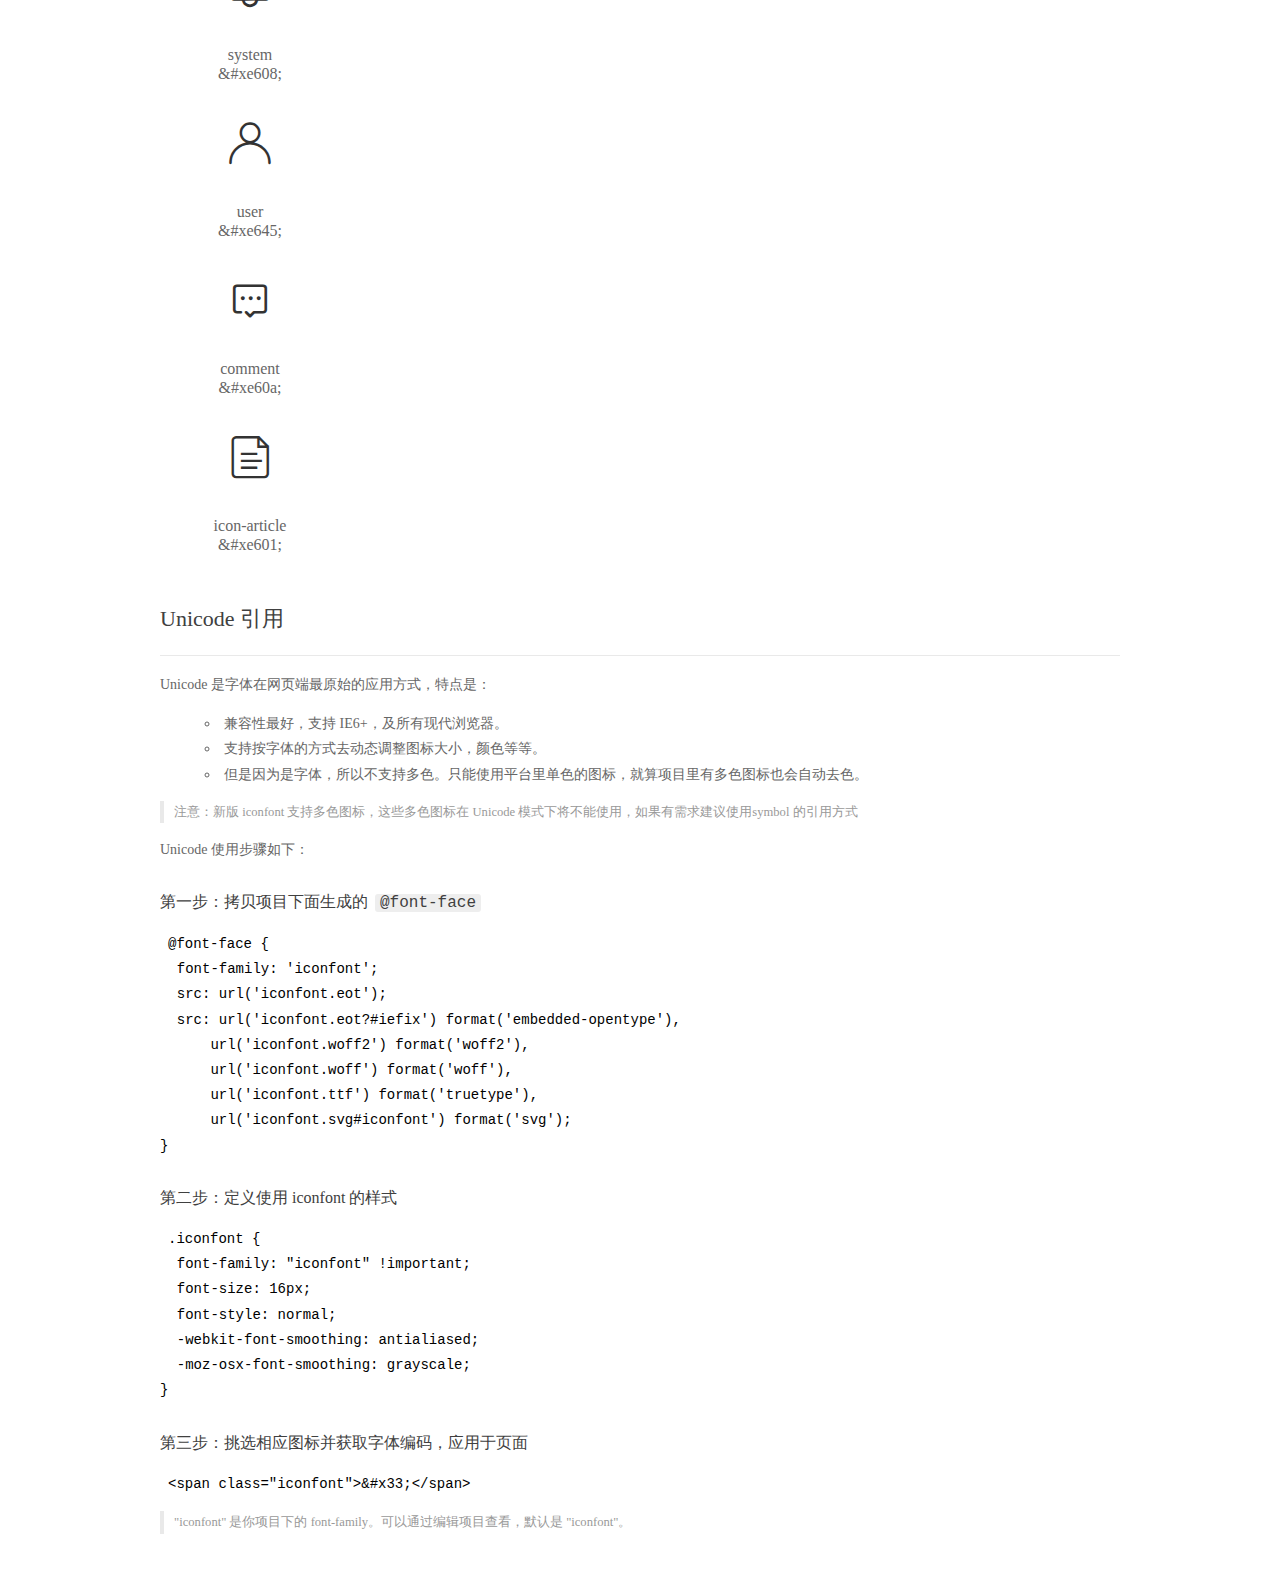
<file: admin/fonts/demo_index.html>
<!DOCTYPE html>
<html>
<head>
  <meta charset="utf-8"/>
  <title>IconFont Demo</title>
  <link rel="shortcut icon" href="https://gtms04.alicdn.com/tps/i4/TB1_oz6GVXXXXaFXpXXJDFnIXXX-64-64.ico" type="image/x-icon"/>
  <link rel="stylesheet" href="https://g.alicdn.com/thx/cube/1.3.2/cube.min.css">
  <link rel="stylesheet" href="demo.css">
  <link rel="stylesheet" href="iconfont.css">
  <script src="iconfont.js"></script>
  <!-- jQuery -->
  <script src="https://a1.alicdn.com/oss/uploads/2018/12/26/7bfddb60-08e8-11e9-9b04-53e73bb6408b.js"></script>
  <!-- 代码高亮 -->
  <script src="https://a1.alicdn.com/oss/uploads/2018/12/26/a3f714d0-08e6-11e9-8a15-ebf944d7534c.js"></script>
</head>
<body>
  <div class="main">
    <h1 class="logo"><a href="https://www.iconfont.cn/" title="iconfont 首页" target="_blank">&#xe86b;</a></h1>
    <div class="nav-tabs">
      <ul id="tabs" class="dib-box">
        <li class="dib active"><span>Unicode</span></li>
        <li class="dib"><span>Font class</span></li>
        <li class="dib"><span>Symbol</span></li>
      </ul>
      
    </div>
    <div class="tab-container">
      <div class="content unicode" style="display: block;">
          <ul class="icon_lists dib-box">
          
            <li class="dib">
              <span class="icon iconfont">&#xe607;</span>
                <div class="name">home</div>
                <div class="code-name">&amp;#xe607;</div>
              </li>
          
            <li class="dib">
              <span class="icon iconfont">&#xe6a3;</span>
                <div class="name">arrow-down-l</div>
                <div class="code-name">&amp;#xe6a3;</div>
              </li>
          
            <li class="dib">
              <span class="icon iconfont">&#xe68b;</span>
                <div class="name">key</div>
                <div class="code-name">&amp;#xe68b;</div>
              </li>
          
            <li class="dib">
              <span class="icon iconfont">&#xe622;</span>
                <div class="name">quit</div>
                <div class="code-name">&amp;#xe622;</div>
              </li>
          
            <li class="dib">
              <span class="icon iconfont">&#xe75c;</span>
                <div class="name">arrow-right</div>
                <div class="code-name">&amp;#xe75c;</div>
              </li>
          
            <li class="dib">
              <span class="icon iconfont">&#xe6a6;</span>
                <div class="name">system</div>
                <div class="code-name">&amp;#xe6a6;</div>
              </li>
          
            <li class="dib">
              <span class="icon iconfont">&#xe609;</span>
                <div class="name">icon_date</div>
                <div class="code-name">&amp;#xe609;</div>
              </li>
          
            <li class="dib">
              <span class="icon iconfont">&#xe656;</span>
                <div class="name">search</div>
                <div class="code-name">&amp;#xe656;</div>
              </li>
          
            <li class="dib">
              <span class="icon iconfont">&#xe608;</span>
                <div class="name">system</div>
                <div class="code-name">&amp;#xe608;</div>
              </li>
          
            <li class="dib">
              <span class="icon iconfont">&#xe645;</span>
                <div class="name">user</div>
                <div class="code-name">&amp;#xe645;</div>
              </li>
          
            <li class="dib">
              <span class="icon iconfont">&#xe60a;</span>
                <div class="name">comment</div>
                <div class="code-name">&amp;#xe60a;</div>
              </li>
          
            <li class="dib">
              <span class="icon iconfont">&#xe601;</span>
                <div class="name">icon-article</div>
                <div class="code-name">&amp;#xe601;</div>
              </li>
          
          </ul>
          <div class="article markdown">
          <h2 id="unicode-">Unicode 引用</h2>
          <hr>

          <p>Unicode 是字体在网页端最原始的应用方式，特点是：</p>
          <ul>
            <li>兼容性最好，支持 IE6+，及所有现代浏览器。</li>
            <li>支持按字体的方式去动态调整图标大小，颜色等等。</li>
            <li>但是因为是字体，所以不支持多色。只能使用平台里单色的图标，就算项目里有多色图标也会自动去色。</li>
          </ul>
          <blockquote>
            <p>注意：新版 iconfont 支持多色图标，这些多色图标在 Unicode 模式下将不能使用，如果有需求建议使用symbol 的引用方式</p>
          </blockquote>
          <p>Unicode 使用步骤如下：</p>
          <h3 id="-font-face">第一步：拷贝项目下面生成的 <code>@font-face</code></h3>
<pre><code class="language-css"
>@font-face {
  font-family: 'iconfont';
  src: url('iconfont.eot');
  src: url('iconfont.eot?#iefix') format('embedded-opentype'),
      url('iconfont.woff2') format('woff2'),
      url('iconfont.woff') format('woff'),
      url('iconfont.ttf') format('truetype'),
      url('iconfont.svg#iconfont') format('svg');
}
</code></pre>
          <h3 id="-iconfont-">第二步：定义使用 iconfont 的样式</h3>
<pre><code class="language-css"
>.iconfont {
  font-family: "iconfont" !important;
  font-size: 16px;
  font-style: normal;
  -webkit-font-smoothing: antialiased;
  -moz-osx-font-smoothing: grayscale;
}
</code></pre>
          <h3 id="-">第三步：挑选相应图标并获取字体编码，应用于页面</h3>
<pre>
<code class="language-html"
>&lt;span class="iconfont"&gt;&amp;#x33;&lt;/span&gt;
</code></pre>
          <blockquote>
            <p>"iconfont" 是你项目下的 font-family。可以通过编辑项目查看，默认是 "iconfont"。</p>
          </blockquote>
          </div>
      </div>
      <div class="content font-class">
        <ul class="icon_lists dib-box">
          
          <li class="dib">
            <span class="icon iconfont icon-yidiandiantubiao04"></span>
            <div class="name">
              home
            </div>
            <div class="code-name">.icon-yidiandiantubiao04
            </div>
          </li>
          
          <li class="dib">
            <span class="icon iconfont icon-arrowdownl"></span>
            <div class="name">
              arrow-down-l
            </div>
            <div class="code-name">.icon-arrowdownl
            </div>
          </li>
          
          <li class="dib">
            <span class="icon iconfont icon-key"></span>
            <div class="name">
              key
            </div>
            <div class="code-name">.icon-key
            </div>
          </li>
          
          <li class="dib">
            <span class="icon iconfont icon-tuichu"></span>
            <div class="name">
              quit
            </div>
            <div class="code-name">.icon-tuichu
            </div>
          </li>
          
          <li class="dib">
            <span class="icon iconfont icon-previewright"></span>
            <div class="name">
              arrow-right
            </div>
            <div class="code-name">.icon-previewright
            </div>
          </li>
          
          <li class="dib">
            <span class="icon iconfont icon-system"></span>
            <div class="name">
              system
            </div>
            <div class="code-name">.icon-system
            </div>
          </li>
          
          <li class="dib">
            <span class="icon iconfont icon-icondate"></span>
            <div class="name">
              icon_date
            </div>
            <div class="code-name">.icon-icondate
            </div>
          </li>
          
          <li class="dib">
            <span class="icon iconfont icon-search"></span>
            <div class="name">
              search
            </div>
            <div class="code-name">.icon-search
            </div>
          </li>
          
          <li class="dib">
            <span class="icon iconfont icon-system1"></span>
            <div class="name">
              system
            </div>
            <div class="code-name">.icon-system1
            </div>
          </li>
          
          <li class="dib">
            <span class="icon iconfont icon-user"></span>
            <div class="name">
              user
            </div>
            <div class="code-name">.icon-user
            </div>
          </li>
          
          <li class="dib">
            <span class="icon iconfont icon-comment"></span>
            <div class="name">
              comment
            </div>
            <div class="code-name">.icon-comment
            </div>
          </li>
          
          <li class="dib">
            <span class="icon iconfont icon-icon-article"></span>
            <div class="name">
              icon-article
            </div>
            <div class="code-name">.icon-icon-article
            </div>
          </li>
          
        </ul>
        <div class="article markdown">
        <h2 id="font-class-">font-class 引用</h2>
        <hr>

        <p>font-class 是 Unicode 使用方式的一种变种，主要是解决 Unicode 书写不直观，语意不明确的问题。</p>
        <p>与 Unicode 使用方式相比，具有如下特点：</p>
        <ul>
          <li>兼容性良好，支持 IE8+，及所有现代浏览器。</li>
          <li>相比于 Unicode 语意明确，书写更直观。可以很容易分辨这个 icon 是什么。</li>
          <li>因为使用 class 来定义图标，所以当要替换图标时，只需要修改 class 里面的 Unicode 引用。</li>
          <li>不过因为本质上还是使用的字体，所以多色图标还是不支持的。</li>
        </ul>
        <p>使用步骤如下：</p>
        <h3 id="-fontclass-">第一步：引入项目下面生成的 fontclass 代码：</h3>
<pre><code class="language-html">&lt;link rel="stylesheet" href="./iconfont.css"&gt;
</code></pre>
        <h3 id="-">第二步：挑选相应图标并获取类名，应用于页面：</h3>
<pre><code class="language-html">&lt;span class="iconfont icon-xxx"&gt;&lt;/span&gt;
</code></pre>
        <blockquote>
          <p>"
            iconfont" 是你项目下的 font-family。可以通过编辑项目查看，默认是 "iconfont"。</p>
        </blockquote>
      </div>
      </div>
      <div class="content symbol">
          <ul class="icon_lists dib-box">
          
            <li class="dib">
                <svg class="icon svg-icon" aria-hidden="true">
                  <use xlink:href="#icon-yidiandiantubiao04"></use>
                </svg>
                <div class="name">home</div>
                <div class="code-name">#icon-yidiandiantubiao04</div>
            </li>
          
            <li class="dib">
                <svg class="icon svg-icon" aria-hidden="true">
                  <use xlink:href="#icon-arrowdownl"></use>
                </svg>
                <div class="name">arrow-down-l</div>
                <div class="code-name">#icon-arrowdownl</div>
            </li>
          
            <li class="dib">
                <svg class="icon svg-icon" aria-hidden="true">
                  <use xlink:href="#icon-key"></use>
                </svg>
                <div class="name">key</div>
                <div class="code-name">#icon-key</div>
            </li>
          
            <li class="dib">
                <svg class="icon svg-icon" aria-hidden="true">
                  <use xlink:href="#icon-tuichu"></use>
                </svg>
                <div class="name">quit</div>
                <div class="code-name">#icon-tuichu</div>
            </li>
          
            <li class="dib">
                <svg class="icon svg-icon" aria-hidden="true">
                  <use xlink:href="#icon-previewright"></use>
                </svg>
                <div class="name">arrow-right</div>
                <div class="code-name">#icon-previewright</div>
            </li>
          
            <li class="dib">
                <svg class="icon svg-icon" aria-hidden="true">
                  <use xlink:href="#icon-system"></use>
                </svg>
                <div class="name">system</div>
                <div class="code-name">#icon-system</div>
            </li>
          
            <li class="dib">
                <svg class="icon svg-icon" aria-hidden="true">
                  <use xlink:href="#icon-icondate"></use>
                </svg>
                <div class="name">icon_date</div>
                <div class="code-name">#icon-icondate</div>
            </li>
          
            <li class="dib">
                <svg class="icon svg-icon" aria-hidden="true">
                  <use xlink:href="#icon-search"></use>
                </svg>
                <div class="name">search</div>
                <div class="code-name">#icon-search</div>
            </li>
          
            <li class="dib">
                <svg class="icon svg-icon" aria-hidden="true">
                  <use xlink:href="#icon-system1"></use>
                </svg>
                <div class="name">system</div>
                <div class="code-name">#icon-system1</div>
            </li>
          
            <li class="dib">
                <svg class="icon svg-icon" aria-hidden="true">
                  <use xlink:href="#icon-user"></use>
                </svg>
                <div class="name">user</div>
                <div class="code-name">#icon-user</div>
            </li>
          
            <li class="dib">
                <svg class="icon svg-icon" aria-hidden="true">
                  <use xlink:href="#icon-comment"></use>
                </svg>
                <div class="name">comment</div>
                <div class="code-name">#icon-comment</div>
            </li>
          
            <li class="dib">
                <svg class="icon svg-icon" aria-hidden="true">
                  <use xlink:href="#icon-icon-article"></use>
                </svg>
                <div class="name">icon-article</div>
                <div class="code-name">#icon-icon-article</div>
            </li>
          
          </ul>
          <div class="article markdown">
          <h2 id="symbol-">Symbol 引用</h2>
          <hr>

          <p>这是一种全新的使用方式，应该说这才是未来的主流，也是平台目前推荐的用法。相关介绍可以参考这篇<a href="">文章</a>
            这种用法其实是做了一个 SVG 的集合，与另外两种相比具有如下特点：</p>
          <ul>
            <li>支持多色图标了，不再受单色限制。</li>
            <li>通过一些技巧，支持像字体那样，通过 <code>font-size</code>, <code>color</code> 来调整样式。</li>
            <li>兼容性较差，支持 IE9+，及现代浏览器。</li>
            <li>浏览器渲染 SVG 的性能一般，还不如 png。</li>
          </ul>
          <p>使用步骤如下：</p>
          <h3 id="-symbol-">第一步：引入项目下面生成的 symbol 代码：</h3>
<pre><code class="language-html">&lt;script src="./iconfont.js"&gt;&lt;/script&gt;
</code></pre>
          <h3 id="-css-">第二步：加入通用 CSS 代码（引入一次就行）：</h3>
<pre><code class="language-html">&lt;style&gt;
.icon {
  width: 1em;
  height: 1em;
  vertical-align: -0.15em;
  fill: currentColor;
  overflow: hidden;
}
&lt;/style&gt;
</code></pre>
          <h3 id="-">第三步：挑选相应图标并获取类名，应用于页面：</h3>
<pre><code class="language-html">&lt;svg class="icon" aria-hidden="true"&gt;
  &lt;use xlink:href="#icon-xxx"&gt;&lt;/use&gt;
&lt;/svg&gt;
</code></pre>
          </div>
      </div>

    </div>
  </div>
  <script>
  $(document).ready(function () {
      $('.tab-container .content:first').show()

      $('#tabs li').click(function (e) {
        var tabContent = $('.tab-container .content')
        var index = $(this).index()

        if ($(this).hasClass('active')) {
          return
        } else {
          $('#tabs li').removeClass('active')
          $(this).addClass('active')

          tabContent.hide().eq(index).fadeIn()
        }
      })
    })
  </script>
</body>
</html>
</file>
<file: css/main.css>
body{
    font-family:'MicroSoft YaHei';
}
.header{
    width:1020px;
    height:85px;
    margin:0 auto;
}
.logo{
    width:148px;
    height:61px;
    margin-top:12px;
}
.search_form{
    width:391px;
    height:33px;
    margin:26px 0 0 198px;
}
.search_txt{
    width: 343px;
    height: 31px;
    border:1px solid #dddddd;
    float: left;
    padding:0px;
    border-top-left-radius:4px;
    border-bottom-left-radius:4px;
    outline:none;
    text-indent:10px;   
}
.search_btn{
    width:46px;
    height:33px;
    background-color: #0075f3;
    float:left;
    border:0px;
    border-top-right-radius:4px;
    border-bottom-right-radius:4px;
    cursor: pointer;
    outline:none;
}
.fa-search{
    color:#fff;
    font-size: 20px;
}
.link_info{
    height:33px;
    margin-top:20px;
}
.link_info a{
    font-size:14px;
    color:#666;
}
.link_info a:hover{
    color:#0075f3;
}
.fa-user-circle{
    font-size:24px;
    color:#666;
    line-height:33px;
    position: relative;
}

.fa-user-circle{
    margin-left:22px;
}
.fa-user-circle span{
    font-size:14px;
    padding-left:10px;
    vertical-align:middle;
}
.menu_con{
    height:50px;
    background-color: #2a2a2a;
}
.menu{
    width:1020px;
    height:50px;
    margin:0 auto;
}
.menu_collapse{
    width:120px;
    height:50px;
    position:relative;    
}
.menu_collapse i{
    text-indent:10px;
    padding-right:10px;
}
.menu_collapse:hover{
    background-color: #0074f3;
}
.level_one{
    line-height:50px;
    color:#fff;
    font-size:14px;
}

.menu_collapse:hover .level_two{
    display:block;
}
.level_two .up{
   height:6px;
   background:url('../images/up.png') center center no-repeat;
   border-bottom:0px;
}
.level_two{
    position:absolute;
    width:120px;
    left:0;
    top:50px;
    overflow: hidden;
    display:none;
    z-index:999;
}

.level_two li{
    background-color: #2a2a2a;
    border-bottom:1px solid #505050;   
    font-size:14px;
    overflow: hidden;
}
.level_two li:nth-child(2){
    border-top-left-radius:6px;
    border-top-right-radius:6px;
}
.level_two li:last-child{
    border-bottom-left-radius:6px;
    border-bottom-right-radius:6px;
}
.level_two a{
    display:block;
    color:#fff;
    line-height:40px;
    text-indent:10px;
}
.level_two a:hover{
    background-color:#0074f3;
}

.left_menu,.right_menu{
    height:50px;
}
.left_menu li,.right_menu li{
    height:50px;
    float: left;
}
.left_menu li a,.right_menu li a{
    display:block;
    line-height:50px;
    padding:0 15px;
    text-align:center;
    color:#fff;
    font-size:14px;
}
.left_menu li a:hover,.right_menu li a:hover{
    background-color:#0074f3; 
}
.main_con{
    width:1020px;
    margin:20px auto 0;
}
.left_con{
    width:750px;
    float: left;
}
.right_con{
    width:250px;
    float:right;
}

.focus_list{
    width:750px;
    height:278px;
}
.focus_list li{
    width:165px;
    height:134px;
    float: left;
    margin:0 0 10px 10px;
    position: relative;
}
.focus_list li img{
    width:165px;
    height:134px;
}

.focus_list li p{
    position: absolute;
    width:100%;
    height:24px;
    left:0;
    bottom:0;
    background-color:rgba(0,0,0,0.6);
    text-align:center;
    line-height:24px;
    color:#fff;
    font-size:14px;
    overflow:hidden;
    text-overflow:ellipsis;
    white-space:nowrap
}

.focus_list .first{
    width:400px;
    height:278px;
    margin:0 0 10px 0;
}

.focus_list .first img{
    width:400px;
    height:278px;
}

.common_title{
    height:36px;
    margin-top:15px;
    border-bottom:2px solid #eee;
}

.common_title h3{
    float:left;
    line-height:36px;
    border-bottom:2px solid #0074f3;
    padding-right:10px;
    font-size:18px;
    color:#000;
}
.common_title .fa-edit{
    color:#0074f3;
}
.common_title .more{
    float:right;
    line-height:36px;
    color:#bbb;
}
.common_title .more:hover{
    color:#0074f3;
}

.common_news_list{
    height:135px;
    padding-left:195px;
    position: relative;
    margin-top:20px;
    padding-bottom:20px;
    border-bottom:1px solid #ddd;
    overflow: hidden;
}
.common_news_list .list_pic{
    position:absolute;
    width:180px;
    height:135px;
    left:0;
    top:0;
}
.common_news_list .list_pic img{
    width:180px;
    height:135px;
}
.common_news_list h4{
    font-size:18px;
    line-height:20px;
    font-weight:bold;
    width:100%;
    overflow:hidden;
    text-overflow:ellipsis;
    white-space:nowrap;
    margin-top:-1px;
}

.common_news_list h4 a{
    color:#444;
}
.common_news_list h4 a:hover{
    color:#1a4a7d;
}
.common_news_list p{
    font-size:12px;
    color:#666;
    line-height:22px;
    margin-top:12px;
}

.new_info{
    overflow: hidden;
    margin-top:20px;
}

.new_info span{
    font-size:12px;
    color:#999;
    float: left;
}
.new_info b{
    font-size:12px;
    color:#999;
    float: right;
    font-weight:normal;
}

.common_wrap{
    border:1px solid #eeeeee;
    margin-bottom:15px;
}

.common_wrap h3{
    line-height:32px;
    background-color: #f3f3f3;
    padding-left:15px;
    color:#000;
    font-size:16px;
}

.common_wrap h3 i{
    color:#0075f4;
    padding-right:10px;
}

.content_list{
    margin:5px 15px;
}

.content_list li{
    height:36px;
    border-bottom:1px dashed #e6e6e6;
    overflow: hidden;
}
.content_list li:last-child{
    border-bottom:0px;
}

.content_list li span{
    float: left;
    width:18px;
    height:18px;
    background-color: #999999;
    text-align:center;
    line-height:18px;
    color:#fff;
    font-size:12px;
    margin-top:9px;
}
.content_list li .first{
    background-color: #fd8c84;
}
.content_list li .second{
    background-color: #7fd75a;
}
.content_list li .third{
    background-color: #60c4fd;
}

.content_list li a{
    float:left;
    font-size:12px;
    line-height:36px;
    margin-left:10px;
    color:#666;
    width:190px;
    overflow:hidden;
    text-overflow:ellipsis;
    white-space:nowrap;
}

.guanzhu_list li a{
    margin-left:0px;
    width:220px;
}

.comment_list li{
    height:59px;
}

.comment_list li span{
    width:40px;
    height:40px;
    line-height:40px;
    font-size:20px;
    background-color: #0a76b7;
    border-radius:50%;
    margin:10px 10px 0 0;
}

.comment_list li b,.comment_list li strong{
    font-size:12px;
    font-weight:normal;
    float: left;
    width:168px;
    color:#999;
    margin-top:10px;
    overflow:hidden;
    text-overflow:ellipsis;
    white-space:nowrap;
}
.comment_list li strong{
    margin-top:5px; 
}

.comment_list li em{
    font-style:normal;
    color:#333;
    padding-right:10px;
}

.content_list li a:hover{
    color:#1a4a7d;
}

.footer{
    margin-top:30px;
    background-color: #262f38;
    padding-bottom:20px;
}

.foot_link{text-align:center;margin-top:20px;}
.foot_link a,.foot_link span{color:#fff;font-size:12px;}
.foot_link a:hover{color:#0075f4}
.foot_link span{padding:0 10px}
.footer p{text-align:center; margin-top:10px;font-size:12px; color:#fff;}

.setfl{
    float: left;
}
.setfr{
    float: right;
}
.list_title{
    width:750px;
    height:25px;
    background:url('../images/list_title_bg.png') no-repeat;
}
.list_title h3{
    font-size:18px;
    color:#000;
    line-height:25px;
    border-left:2px solid #528dff;
    padding-left:15px;
}
.ui-pagination-container{
	text-align:center;
	margin-top:20px;
}
.ui-pagination-container .ui-pagination-page-item:hover{
	color:#528dff;
	border-color:#528dff;
}
.ui-pagination-container .ui-pagination-page-item{
	background:none;
	font-size:12px;
}
.ui-pagination-container .ui-pagination-page-item.active{
	background:#528dff;
	border-color:#528dff;
}
.ui-pagination-container .ui-pagination-page-item:hover{
	color:#333;
}
.breadcrumb{
    font-size:12px;
    color:#999;
}
.breadcrumb a{
    color:#333;
}
.article_title{
    text-align:center;
    font-size:24px;
    color:#666;
    margin-top:34px;
    line-height:30px;
}
.article_info{
    text-align:center;
    font-size:12px;
    color:#999;
    border-bottom:1px solid #ddd;
    padding:20px 0 15px 0;
}

.article_con p{
    margin:20px 0;
    font-size:14px;
    line-height:24px;
    color:#666;
    text-indent:28px;
}

.article_links{
    font-size:12px;
    color:#999;
    line-height:24px;
    margin-top:60px;
}

.article_links a{
    color:#999;
}

.article_links a:hover{
    color:#528dff;
}

.comment_form{
	margin-top:50px;
	overflow:hidden;
}

.form_group{
    overflow: hidden;
    margin-bottom:15px;
}

.form_group label{
    width:80px;
    float:left;
    font-size:12px;
    color:#333;
    text-align:right;
    line-height:24px;
}
.form_group .comment_input{
	float:left;
	width:648px;
	height:60px;
	border-radius:4px;
	padding:10px;
	outline:none;
    border:1px solid #ddd;
    font-family:'Microsoft YaHei';
}
.form_group .comment_name{
	float:left;
	width:300px;
	height:24px;
	border-radius:4px;
	outline:none;
    border:1px solid #ddd;
    text-indent:10px;
}

.form_group .comment_sub{
	float:right;
	width:58px;
	height:28px;
	border:1px solid #ddd;
	background:#fff;
	border-radius:4px;
	cursor:pointer;
}
.comment_form .comment_sub:hover{
	background:#2185ed;
	color:#fff;
}

.comment_count{
    font-size: 16px;
    color: #333;
    border-bottom: 1px solid #ebebeb;
    padding: 12px 0
}

.comment_detail_list{
	border-bottom:1px solid #ebebeb;
	overflow:hidden;
	margin-top:15px;
	padding-bottom:15px;
}


.comment_detail_list .person_pic{
	width:40px;
    height:40px;
    line-height:40px;
    font-size:20px;
    background-color: #0a76b7;
    border-radius:50%;
    color:#fff;
    text-align:center;
}

.comment_detail_list .person_pic img{
	width:40px;
	height:40px;
	border-radius:20px;
}

.name_time{
	width:680px;
	font-size: 14px;
    font-weight: 700;
    line-height:16px;
    color: #333;
    margin:0 0 5px 20px;
}
.name_time b{
    float: left;
}
.name_time span{
    float: right;
    font-size:12px;
    color:#999
}

.comment_text{
	width:680px;
	font-size: 14px;
    line-height: 20px;
    color: #333;
    margin:5px 0 0 20px;
    text-align:justify;
}
</file>
<file: admin/css/iconfont.css>
@font-face {font-family: "iconfont";
  src: url('../fonts/iconfont.eot?t=1558003957214'); /* IE9 */
  src: url('../fonts/iconfont.eot?t=1558003957214#iefix') format('embedded-opentype'), /* IE6-IE8 */
  url('[data-uri]') format('woff2'),
  url('../fonts/iconfont.woff?t=1558003957214') format('woff'),
  url('../fonts/iconfont.ttf?t=1558003957214') format('truetype'), /* chrome, firefox, opera, Safari, Android, iOS 4.2+ */
  url('../fonts/iconfont.svg?t=1558003957214#iconfont') format('svg'); /* iOS 4.1- */
}

.iconfont {
  font-family: "iconfont" !important;
  font-size: 16px;
  font-style: normal;
  -webkit-font-smoothing: antialiased;
  -moz-osx-font-smoothing: grayscale;
}

.icon-yidiandiantubiao04:before {
  content: "\e607";
}

.icon-arrowdownl:before {
  content: "\e6a3";
}

.icon-key:before {
  content: "\e68b";
}

.icon-tuichu:before {
  content: "\e622";
}

.icon-previewright:before {
  content: "\e75c";
}

.icon-system:before {
  content: "\e6a6";
}

.icon-icondate:before {
  content: "\e609";
}

.icon-search:before {
  content: "\e656";
}

.icon-system1:before {
  content: "\e608";
}

.icon-user:before {
  content: "\e645";
}

.icon-comment:before {
  content: "\e60a";
}

.icon-icon-article:before {
  content: "\e601";
}
</file>
<file: admin/css/main.css>
body{
    font-family:'MicroSoft YaHei';
    background-color: #f2f3f5;
}
.main_wrap{
    position:fixed;
    width:100%;
    height:100%;
    left:0px;
    top:0px;
    background:url('../images/login_bg.jpg'); 
    background-size:100% 100%; 
  }
.header{
    width:1200px;
    overflow: hidden;
    margin:20px auto 0;
}
.heade .logo{
    float: left;
}
.header .copyright{
    float:right;
    font-size:12px;
    color:#fff;
    text-align:right;
    line-height:20px;
    margin-top:10px;
}
.login_form_con{
    position:absolute;
    left:50%;
    top:50%;
    margin-left:-200px;
    margin-top:-155px;
    width:400px;
    height:310px;
    background-color: #edeff0;
}

.login_form{
    position: relative;
}

.login_form .icon-user{
    position:absolute;
    font-size:16px;
    color:#999;
    left:46px;
    top:12px;
}
.login_form .icon-key{
    position:absolute;
    font-size:18px;
    color:#999;
    left:46px;
    top:78px;
}
.login_title{
    height:60px;
    background:url('../images/login_title.png') center center no-repeat #fff;
}
.input_txt,.input_pass,.input_sub{
    display:block;
    width:334px;
    height:37px;
    padding:0px;
    text-indent:40px;
    border:1px solid #ddd;
    margin:27px auto 0;
    outline:none;
}
.input_sub{
    margin-top:40px;
    height:42px;
    background-color: #19b9e7;
    text-indent:0px;
    font-size:18px;
    color:#fff;
    cursor: pointer;
}
.input_sub:hover{
    background-color: #08a0cc;
}

.sider{
    position:fixed;
    left:0;
    top:0;
    bottom:0;
    width:210px;
    background-color: #323745;
}
.sider .logo{
    display:block;
    height:56px;
    background-color: #242732;
    overflow: hidden;
}
.sider .logo img{
    display:block;
    margin:6px auto 0;
}
.user_info{
    height:79px;
    border-bottom:1px solid #5a5e6b;
}

.user_info img{
    float: left;
    width:40px;
    height:40px;
    border-radius:20px;
    margin:19px 0 0 30px;
}
.user_info span{
    float: left;
    width:120px;
    font-size:12px;
    color:#fff;
    margin:23px 0 0 20px;
}
.user_info b{
    float: left;
    width: 120px;
    font-weight:normal;
    font-size:12px;
    color:#adafb5;
    margin:2px 0 0 20px;
}

.menu .level01{
    height:50px;
    line-height:50px;
}
.menu .level01 a{
    display:block;
    height:50px;
    font-size:12px;
    color:#adafb5;
    overflow: hidden;
}
.menu .level01.active a{
    background-color: #1378f0;
    color:#fff;
}
.menu .level01.active i{
    color:#fff;
}

.menu .level01 a:hover{
    background-color: #1378f0;
    color:#fff;
}
.menu .level01 a:hover i{
    color:#fff;
}
.menu .level01 i{
    color:#61646f;
    font-size:22px;
    float: left;
    margin-left:26px;
}
.menu .level01 span{
    float: left;
    margin-left:10px;
}
.menu .level01 b{
    float: right;
    margin-right:20px;
    font-weight:normal;
    transform:rotate(90deg);
    transition:all 500ms ease;
}

.menu .level01 .rotate0{
    transform:rotate(0deg);
    -webkit-transform:rotate(0deg);
    -moz-transform:rotate(0deg);
    -ms-transform:rotate(0deg);
    -o-transform:rotate(0deg);
}

.menu .level02{
    background: #242732;
    display:none;
}


.menu .level02 li{
    height:40px;
    line-height:40px;
}
.menu .level02 li a{
    display:block;
    height:40px;
    font-size:12px;
    color:#adafb5;
    overflow: hidden;
}

.menu .level02 li a:hover{
    background-color: #1378f0;
    color:#fff;
}

.menu .level02 li i{
    font-size:12px;
    float: left;
    margin-left:60px;
}
.menu .level02 li span{
    font-size:12px;
    float: left;
    margin-left:5px;
}

.menu .level02 .active a{
    color:#ffae00;
}

.header_bar{
    position:fixed;
    left:210px;
    right:0;
    top:0;
    height:56px;
    background-color: #fff;
}

.main{
    position:fixed;
    left:210px;
    top:56px;
    right:0;
    bottom:0;
    background-color: #f2f3f5;
}

.search_form{
    width:218px;
    height:33px;
    border:1px solid #ddd;
    background-color: #f2f3f5;
    border-radius:16px;
    float: left;
    margin:12px 0 0 27px;
}

.search_form input{
    padding:0px;
    margin:0px;
    border:0px;
    float: left;
    background-color: #f2f3f5;
    font-size:12px;
    width:175px;
    height:31px;
    margin-left:12px;
    outline:none;
   
}

.search_form .icon-search{
    line-height:33px;
    cursor: pointer;
    font-size:18px;
    color:#abaebb;
}
.user_center_link{
    float:right;

}
.user_center_link a{
    line-height:56px;
    font-size:12px;
    color:#999;
    margin-right:15px;
}
.user_center_link a:hover{
    color:#ffae00
}

.user_center_link img{
    width:42px;
    height:42px;
    border-radius:32px;
    margin-right:10px;
}

.spannel_list{
    margin-top:20px;
}

.spannel{
	height:100px;
	overflow:hidden;
	text-align:center;
    position:relative;
    background-color: #fff;
    border:1px solid #e7e7e9;
    margin-bottom:20px;
}

.spannel em{
    font-style:normal;
	font-size:50px;
	line-height:50px;
	display:inline-block;
	margin:10px 0 0 20px;
	font-family:'Arial';
	color:#83a2ed;
}

.spannel span{
	font-size:14px;
	display:inline-block;
	color:#83a2ed;
	margin-left:10px;
}

.spannel b{
	position:absolute;
	left:0;
	bottom:0;
	width:100%;
	line-height:24px;
	background:#e5e5e5;
	color:#333;
	font-size:14px;
	font-weight:normal;
}

.scolor01 em,.scolor01 span{
	color:#6ac6e2;
}

.scolor02 em,.scolor02 span{
	color:#5fd9de;
}

.scolor03 em,.scolor03 span{
	color:#58d88e;
}


.gragh_pannel{
    height:350px;
    border:1px solid #e7e7e9;
    background-color: #fff!important; 
    margin-bottom:20px;  
}

.column_pannel{
    margin-bottom:20px;
    height:400px;
    border:1px solid #e7e7e9;
    background-color: #fff!important;   
}

.common_title{
    line-height:42px;
    background-color: #fbfbfb;
    border:1px solid #e7e7e9;
    margin-top:20px;
    text-indent: 15px;
    font-size:14px;
    color:#333;
}

.common_con{
    border:1px solid #e7e7e9;
    border-top:0px;
    background-color: #fff;
    padding-bottom:20px;
    margin-bottom:20px;
}
.opt_btns{
    margin-top:20px;
}

.mp20{
    margin-top:20px;
}

.pagination{   
   margin:0;
}

.article_form{
    margin-top:20px;
}

.form-group{
    margin-bottom:25px;
}

.form-group label{
    font-weight:normal;
    color:#666;
}

.icon-icondate{
    line-height:16px;
}

.user_pic{
    width:100px;
    height:100px;
    margin-bottom:10px;
}

.article_cover{
    width:200px;
    height:200px;
    margin-bottom:10px;
}
</file>
<file: admin/fonts/demo.css>
/* Logo 字体 */
@font-face {
  font-family: "iconfont logo";
  src: url('https://at.alicdn.com/t/font_985780_km7mi63cihi.eot?t=1545807318834');
  src: url('https://at.alicdn.com/t/font_985780_km7mi63cihi.eot?t=1545807318834#iefix') format('embedded-opentype'),
    url('https://at.alicdn.com/t/font_985780_km7mi63cihi.woff?t=1545807318834') format('woff'),
    url('https://at.alicdn.com/t/font_985780_km7mi63cihi.ttf?t=1545807318834') format('truetype'),
    url('https://at.alicdn.com/t/font_985780_km7mi63cihi.svg?t=1545807318834#iconfont') format('svg');
}

.logo {
  font-family: "iconfont logo";
  font-size: 160px;
  font-style: normal;
  -webkit-font-smoothing: antialiased;
  -moz-osx-font-smoothing: grayscale;
}

/* tabs */
.nav-tabs {
  position: relative;
}

.nav-tabs .nav-more {
  position: absolute;
  right: 0;
  bottom: 0;
  height: 42px;
  line-height: 42px;
  color: #666;
}

#tabs {
  border-bottom: 1px solid #eee;
}

#tabs li {
  cursor: pointer;
  width: 100px;
  height: 40px;
  line-height: 40px;
  text-align: center;
  font-size: 16px;
  border-bottom: 2px solid transparent;
  position: relative;
  z-index: 1;
  margin-bottom: -1px;
  color: #666;
}


#tabs .active {
  border-bottom-color: #f00;
  color: #222;
}

.tab-container .content {
  display: none;
}

/* 页面布局 */
.main {
  padding: 30px 100px;
  width: 960px;
  margin: 0 auto;
}

.main .logo {
  color: #333;
  text-align: left;
  margin-bottom: 30px;
  line-height: 1;
  height: 110px;
  margin-top: -50px;
  overflow: hidden;
  *zoom: 1;
}

.main .logo a {
  font-size: 160px;
  color: #333;
}

.helps {
  margin-top: 40px;
}

.helps pre {
  padding: 20px;
  margin: 10px 0;
  border: solid 1px #e7e1cd;
  background-color: #fffdef;
  overflow: auto;
}

.icon_lists {
  width: 100% !important;
  overflow: hidden;
  *zoom: 1;
}

.icon_lists li {
  width: 100px;
  margin-bottom: 10px;
  margin-right: 20px;
  text-align: center;
  list-style: none !important;
  cursor: default;
}

.icon_lists li .code-name {
  line-height: 1.2;
}

.icon_lists .icon {
  display: block;
  height: 100px;
  line-height: 100px;
  font-size: 42px;
  margin: 10px auto;
  color: #333;
  -webkit-transition: font-size 0.25s linear, width 0.25s linear;
  -moz-transition: font-size 0.25s linear, width 0.25s linear;
  transition: font-size 0.25s linear, width 0.25s linear;
}

.icon_lists .icon:hover {
  font-size: 100px;
}

.icon_lists .svg-icon {
  /* 通过设置 font-size 来改变图标大小 */
  width: 1em;
  /* 图标和文字相邻时，垂直对齐 */
  vertical-align: -0.15em;
  /* 通过设置 color 来改变 SVG 的颜色/fill */
  fill: currentColor;
  /* path 和 stroke 溢出 viewBox 部分在 IE 下会显示
      normalize.css 中也包含这行 */
  overflow: hidden;
}

.icon_lists li .name,
.icon_lists li .code-name {
  color: #666;
}

/* markdown 样式 */
.markdown {
  color: #666;
  font-size: 14px;
  line-height: 1.8;
}

.highlight {
  line-height: 1.5;
}

.markdown img {
  vertical-align: middle;
  max-width: 100%;
}

.markdown h1 {
  color: #404040;
  font-weight: 500;
  line-height: 40px;
  margin-bottom: 24px;
}

.markdown h2,
.markdown h3,
.markdown h4,
.markdown h5,
.markdown h6 {
  color: #404040;
  margin: 1.6em 0 0.6em 0;
  font-weight: 500;
  clear: both;
}

.markdown h1 {
  font-size: 28px;
}

.markdown h2 {
  font-size: 22px;
}

.markdown h3 {
  font-size: 16px;
}

.markdown h4 {
  font-size: 14px;
}

.markdown h5 {
  font-size: 12px;
}

.markdown h6 {
  font-size: 12px;
}

.markdown hr {
  height: 1px;
  border: 0;
  background: #e9e9e9;
  margin: 16px 0;
  clear: both;
}

.markdown p {
  margin: 1em 0;
}

.markdown>p,
.markdown>blockquote,
.markdown>.highlight,
.markdown>ol,
.markdown>ul {
  width: 80%;
}

.markdown ul>li {
  list-style: circle;
}

.markdown>ul li,
.markdown blockquote ul>li {
  margin-left: 20px;
  padding-left: 4px;
}

.markdown>ul li p,
.markdown>ol li p {
  margin: 0.6em 0;
}

.markdown ol>li {
  list-style: decimal;
}

.markdown>ol li,
.markdown blockquote ol>li {
  margin-left: 20px;
  padding-left: 4px;
}

.markdown code {
  margin: 0 3px;
  padding: 0 5px;
  background: #eee;
  border-radius: 3px;
}

.markdown strong,
.markdown b {
  font-weight: 600;
}

.markdown>table {
  border-collapse: collapse;
  border-spacing: 0px;
  empty-cells: show;
  border: 1px solid #e9e9e9;
  width: 95%;
  margin-bottom: 24px;
}

.markdown>table th {
  white-space: nowrap;
  color: #333;
  font-weight: 600;
}

.markdown>table th,
.markdown>table td {
  border: 1px solid #e9e9e9;
  padding: 8px 16px;
  text-align: left;
}

.markdown>table th {
  background: #F7F7F7;
}

.markdown blockquote {
  font-size: 90%;
  color: #999;
  border-left: 4px solid #e9e9e9;
  padding-left: 0.8em;
  margin: 1em 0;
}

.markdown blockquote p {
  margin: 0;
}

.markdown .anchor {
  opacity: 0;
  transition: opacity 0.3s ease;
  margin-left: 8px;
}

.markdown .waiting {
  color: #ccc;
}

.markdown h1:hover .anchor,
.markdown h2:hover .anchor,
.markdown h3:hover .anchor,
.markdown h4:hover .anchor,
.markdown h5:hover .anchor,
.markdown h6:hover .anchor {
  opacity: 1;
  display: inline-block;
}

.markdown>br,
.markdown>p>br {
  clear: both;
}


.hljs {
  display: block;
  background: white;
  padding: 0.5em;
  color: #333333;
  overflow-x: auto;
}

.hljs-comment,
.hljs-meta {
  color: #969896;
}

.hljs-string,
.hljs-variable,
.hljs-template-variable,
.hljs-strong,
.hljs-emphasis,
.hljs-quote {
  color: #df5000;
}

.hljs-keyword,
.hljs-selector-tag,
.hljs-type {
  color: #a71d5d;
}

.hljs-literal,
.hljs-symbol,
.hljs-bullet,
.hljs-attribute {
  color: #0086b3;
}

.hljs-section,
.hljs-name {
  color: #63a35c;
}

.hljs-tag {
  color: #333333;
}

.hljs-title,
.hljs-attr,
.hljs-selector-id,
.hljs-selector-class,
.hljs-selector-attr,
.hljs-selector-pseudo {
  color: #795da3;
}

.hljs-addition {
  color: #55a532;
  background-color: #eaffea;
}

.hljs-deletion {
  color: #bd2c00;
  background-color: #ffecec;
}

.hljs-link {
  text-decoration: underline;
}

/* 代码高亮 */
/* PrismJS 1.15.0
https://prismjs.com/download.html#themes=prism&languages=markup+css+clike+javascript */
/**
 * prism.js default theme for JavaScript, CSS and HTML
 * Based on dabblet (http://dabblet.com)
 * @author Lea Verou
 */
code[class*="language-"],
pre[class*="language-"] {
  color: black;
  background: none;
  text-shadow: 0 1px white;
  font-family: Consolas, Monaco, 'Andale Mono', 'Ubuntu Mono', monospace;
  text-align: left;
  white-space: pre;
  word-spacing: normal;
  word-break: normal;
  word-wrap: normal;
  line-height: 1.5;

  -moz-tab-size: 4;
  -o-tab-size: 4;
  tab-size: 4;

  -webkit-hyphens: none;
  -moz-hyphens: none;
  -ms-hyphens: none;
  hyphens: none;
}

pre[class*="language-"]::-moz-selection,
pre[class*="language-"] ::-moz-selection,
code[class*="language-"]::-moz-selection,
code[class*="language-"] ::-moz-selection {
  text-shadow: none;
  background: #b3d4fc;
}

pre[class*="language-"]::selection,
pre[class*="language-"] ::selection,
code[class*="language-"]::selection,
code[class*="language-"] ::selection {
  text-shadow: none;
  background: #b3d4fc;
}

@media print {

  code[class*="language-"],
  pre[class*="language-"] {
    text-shadow: none;
  }
}

/* Code blocks */
pre[class*="language-"] {
  padding: 1em;
  margin: .5em 0;
  overflow: auto;
}

:not(pre)>code[class*="language-"],
pre[class*="language-"] {
  background: #f5f2f0;
}

/* Inline code */
:not(pre)>code[class*="language-"] {
  padding: .1em;
  border-radius: .3em;
  white-space: normal;
}

.token.comment,
.token.prolog,
.token.doctype,
.token.cdata {
  color: slategray;
}

.token.punctuation {
  color: #999;
}

.namespace {
  opacity: .7;
}

.token.property,
.token.tag,
.token.boolean,
.token.number,
.token.constant,
.token.symbol,
.token.deleted {
  color: #905;
}

.token.selector,
.token.attr-name,
.token.string,
.token.char,
.token.builtin,
.token.inserted {
  color: #690;
}

.token.operator,
.token.entity,
.token.url,
.language-css .token.string,
.style .token.string {
  color: #9a6e3a;
  background: hsla(0, 0%, 100%, .5);
}

.token.atrule,
.token.attr-value,
.token.keyword {
  color: #07a;
}

.token.function,
.token.class-name {
  color: #DD4A68;
}

.token.regex,
.token.important,
.token.variable {
  color: #e90;
}

.token.important,
.token.bold {
  font-weight: bold;
}

.token.italic {
  font-style: italic;
}

.token.entity {
  cursor: help;
}
</file>
<file: admin/fonts/iconfont.css>
@font-face {font-family: "iconfont";
  src: url('iconfont.eot?t=1558003957214'); /* IE9 */
  src: url('iconfont.eot?t=1558003957214#iefix') format('embedded-opentype'), /* IE6-IE8 */
  url('[data-uri]') format('woff2'),
  url('iconfont.woff?t=1558003957214') format('woff'),
  url('iconfont.ttf?t=1558003957214') format('truetype'), /* chrome, firefox, opera, Safari, Android, iOS 4.2+ */
  url('iconfont.svg?t=1558003957214#iconfont') format('svg'); /* iOS 4.1- */
}

.iconfont {
  font-family: "iconfont" !important;
  font-size: 16px;
  font-style: normal;
  -webkit-font-smoothing: antialiased;
  -moz-osx-font-smoothing: grayscale;
}

.icon-yidiandiantubiao04:before {
  content: "\e607";
}

.icon-arrowdownl:before {
  content: "\e6a3";
}

.icon-key:before {
  content: "\e68b";
}

.icon-tuichu:before {
  content: "\e622";
}

.icon-previewright:before {
  content: "\e75c";
}

.icon-system:before {
  content: "\e6a6";
}

.icon-icondate:before {
  content: "\e609";
}

.icon-search:before {
  content: "\e656";
}

.icon-system1:before {
  content: "\e608";
}

.icon-user:before {
  content: "\e645";
}

.icon-comment:before {
  content: "\e60a";
}

.icon-icon-article:before {
  content: "\e601";
}
</file>
